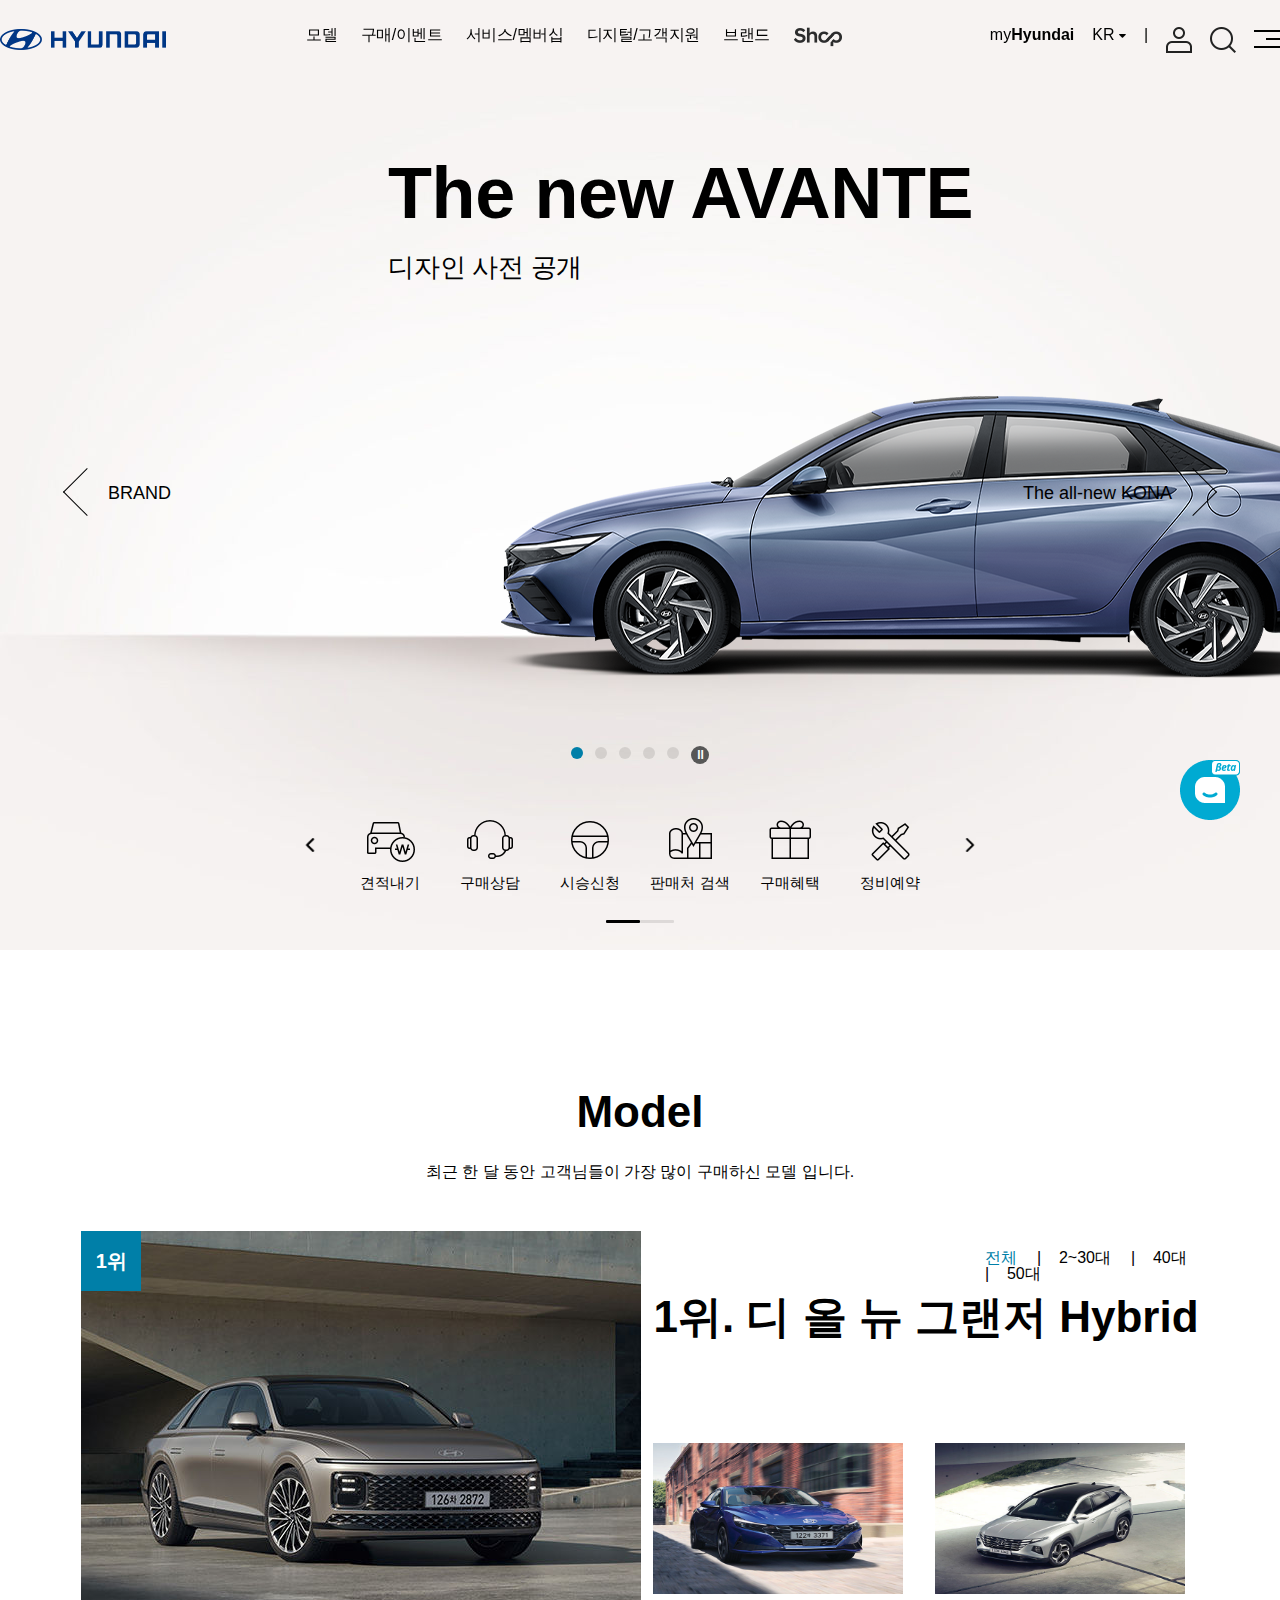
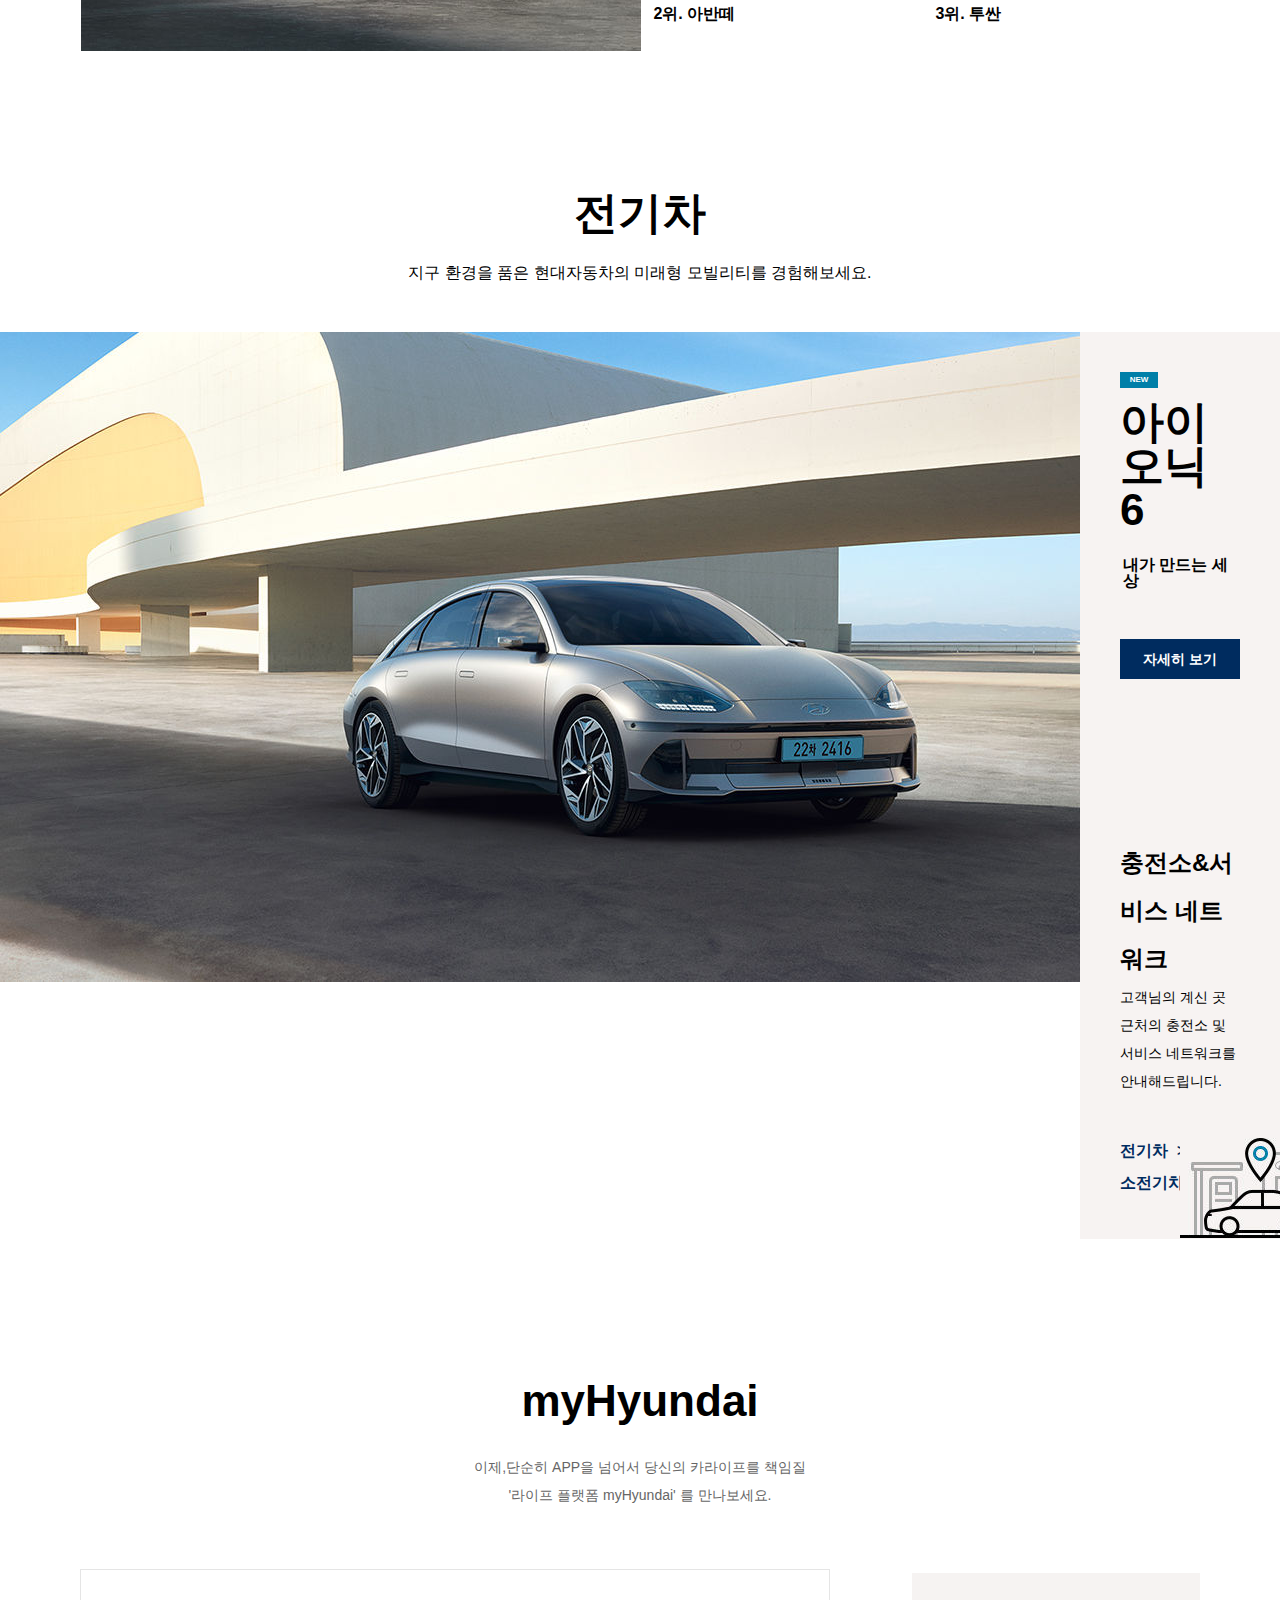
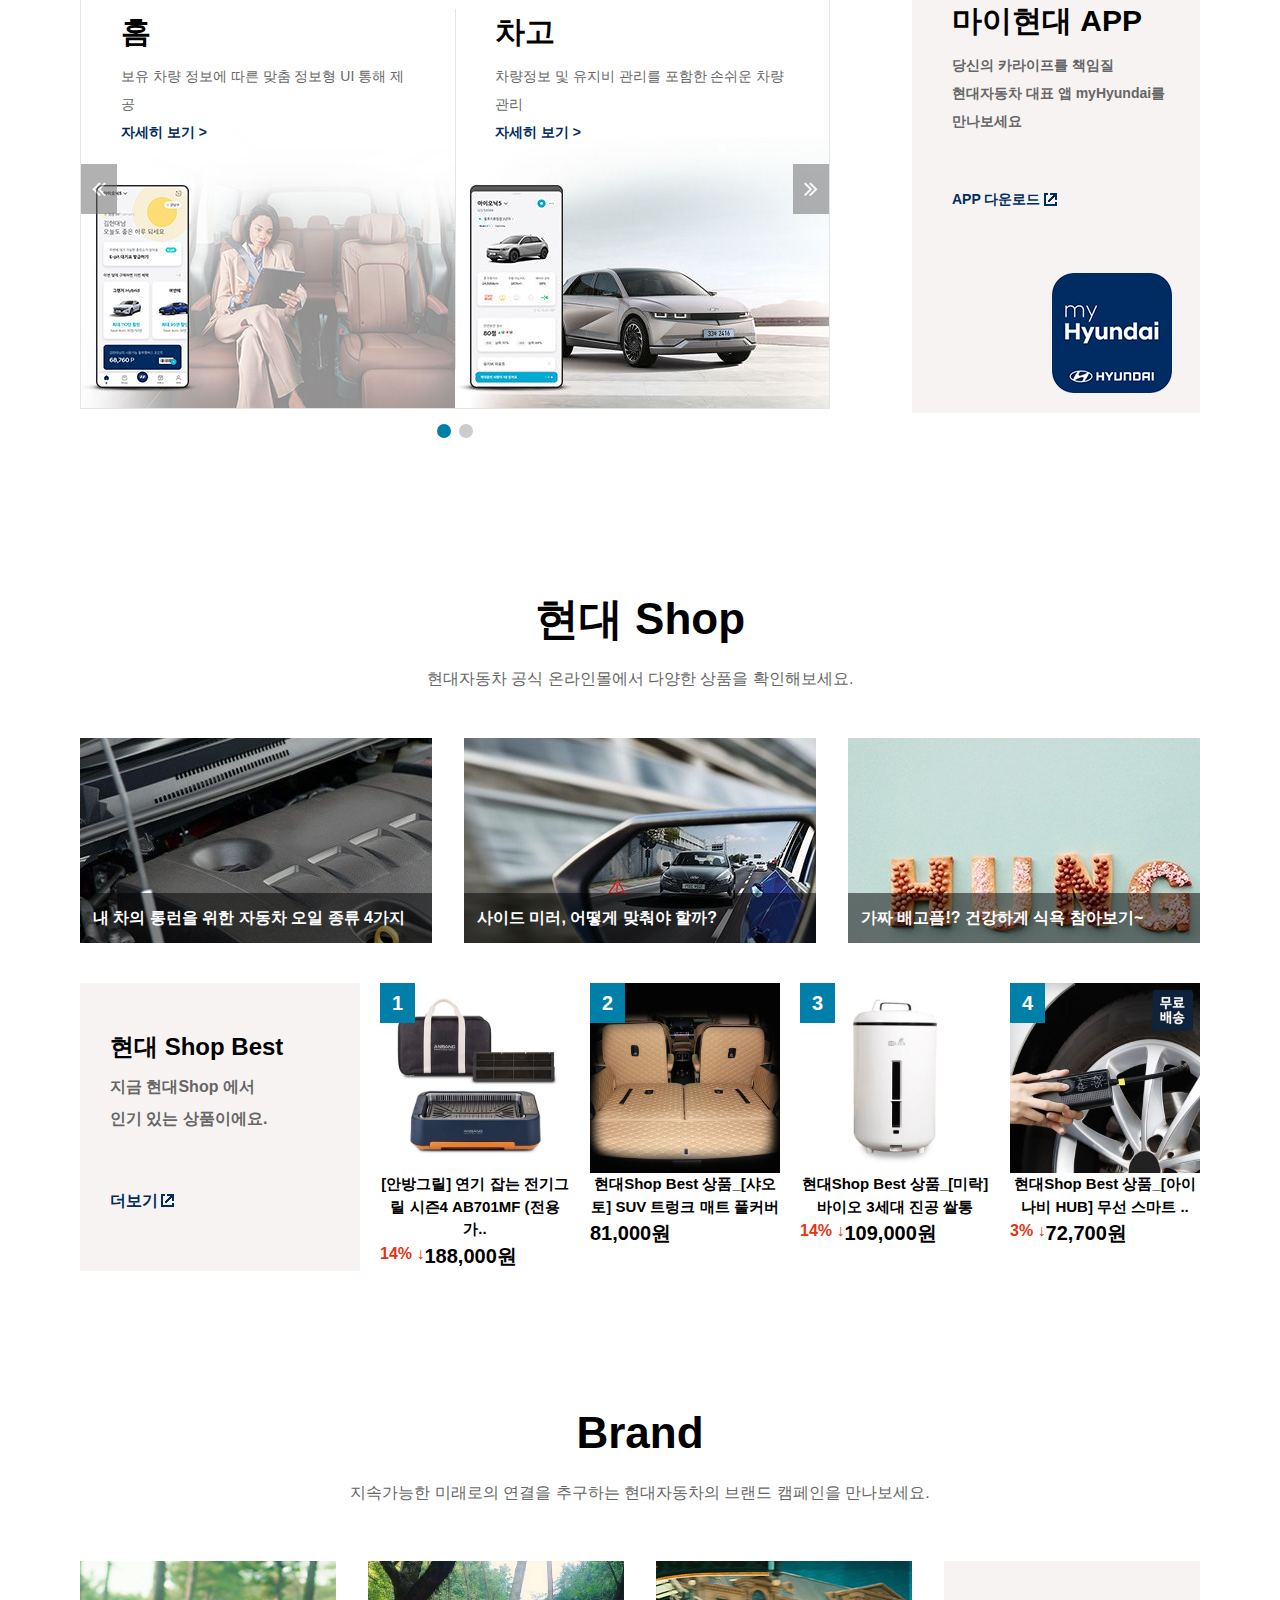
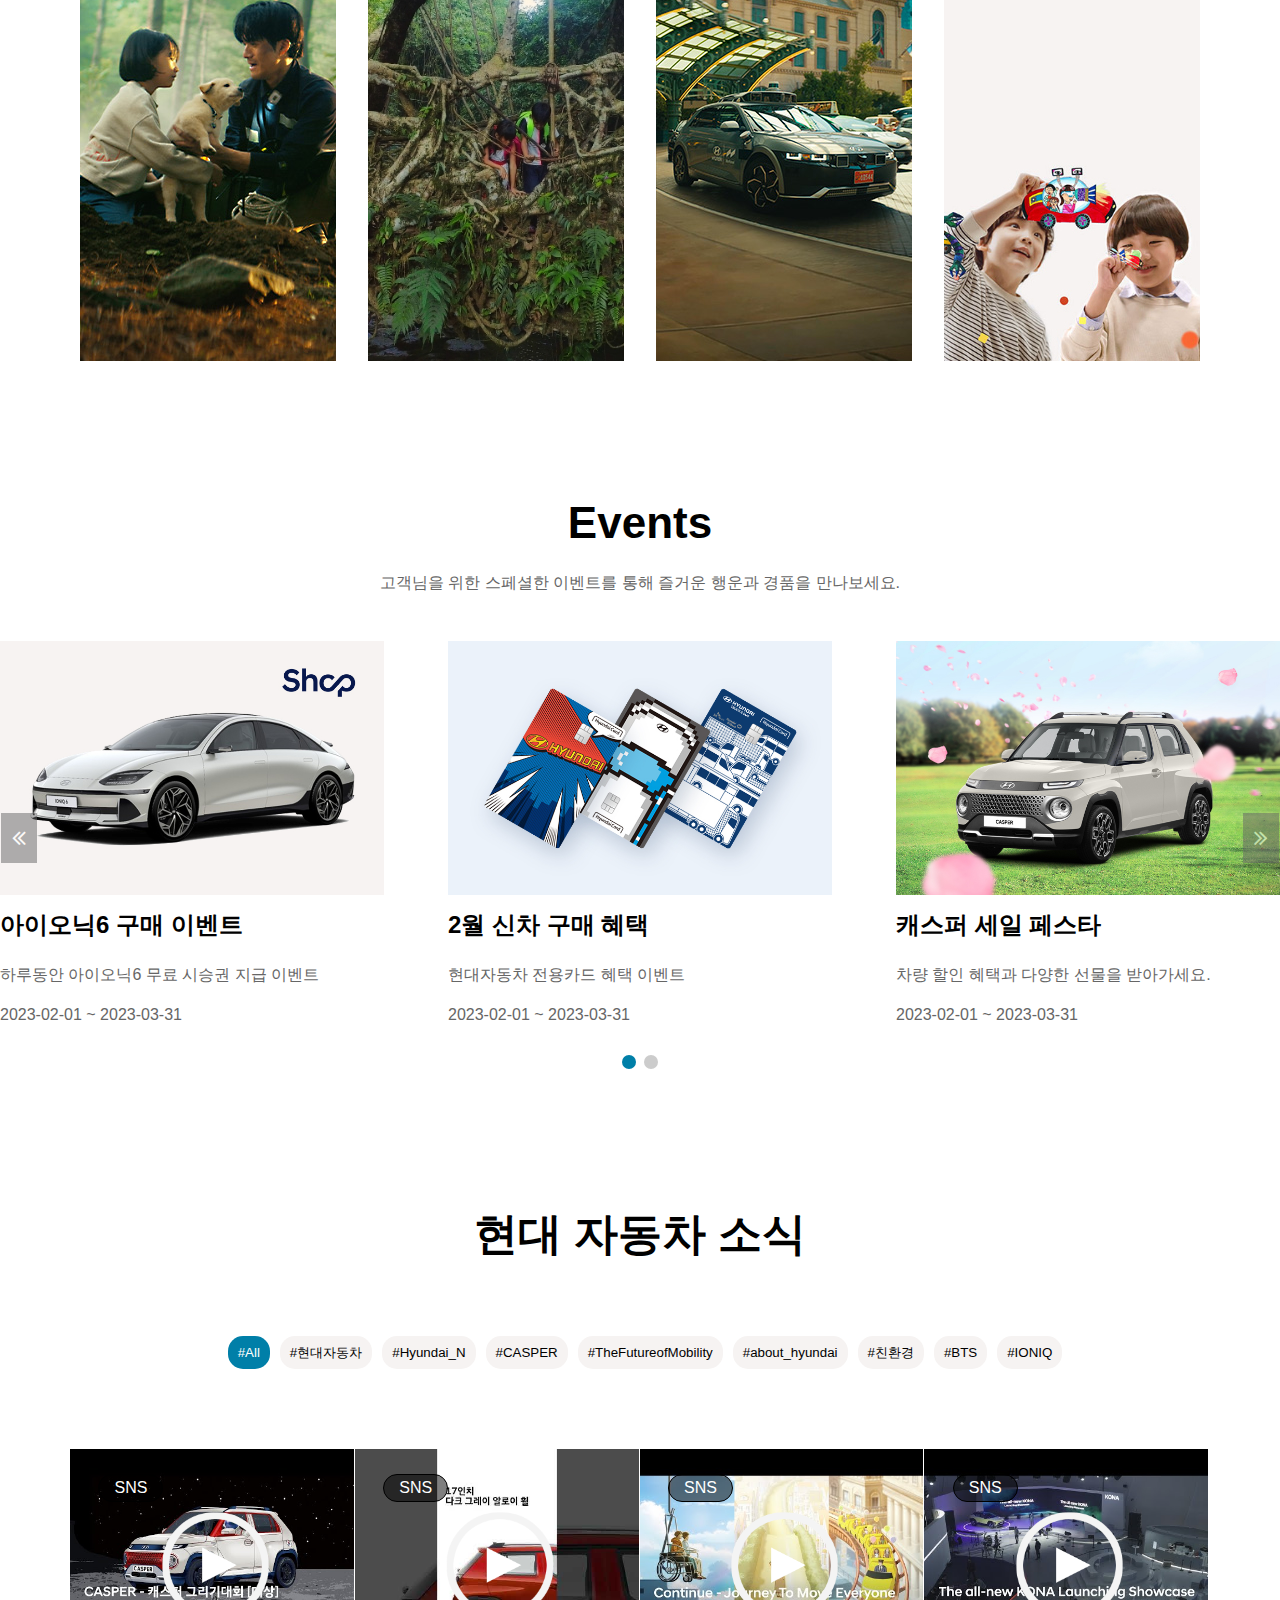
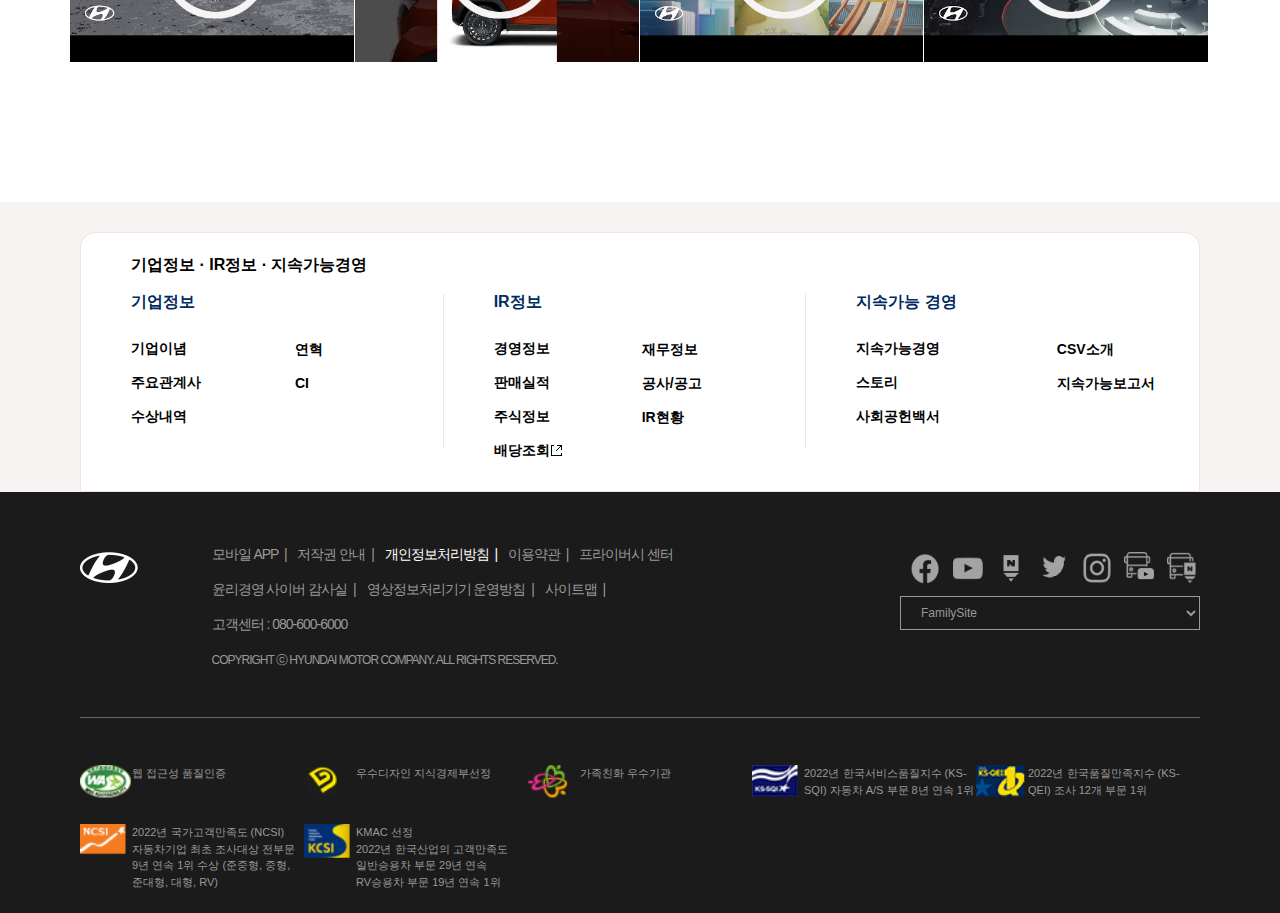
<file: teamHyundai/index.html>
<!DOCTYPE html>
<html lang="ko">
<head>
    <meta charset="UTF-8">
    <meta http-equiv="X-UA-Compatible" content="IE=edge">
    <meta name="viewport" content="width=device-width, initial-scale=1.0">
    <meta name="author" content="floatleft">
    <meta name="description" content="Portfolio">
    <title>현대자동차 - 현대닷컴 | 대한민국 대표 자동차회사 Hyundai.com</title>
    <link rel="stylesheet" href="https://cdnjs.cloudflare.com/ajax/libs/font-awesome/5.15.3/css/all.min.css">
    <link rel="stylesheet" href="https://maxcdn.bootstrapcdn.com/font-awesome/4.7.0/css/font-awesome.min.css">
    <link rel="shortcut icon" href="./images/favicon/favicon32.png">
    <link rel="apple-touch-icon=precomposed" href="./images/favicon/favicon180.png">
    <link rel="stylesheet" href="./css/reset.css">
    <link rel="stylesheet" href="./css/font.css">
    <!-- 페이지 CSS -->
    <link rel="stylesheet" href="./css/main_header.css">
    <link rel="stylesheet" href="./css/main.css">
    <link rel="stylesheet" href="./css/footer.css">

    <!-- JS 플러그인 파일 -->
    <script src="./js/jquery-1.12.4.min.js"></script>
    <script src="./js/jquery-3.3.1.min.js"></script>
    <script src="./js/jquery-3.4.1.min.js"></script>
    <script src="./js/prefixfree.min.js"></script>
    <!-- 페이지 JS -->
    <script src="./js/jquery.scrollTo.min.js"></script>
</head>
<body>
    <header>
    </header>
    <div id="curtain"></div>
    <article class="main_slider">
    </article>
    <article class="mainModel w1400">
    </article>
    <article class="electronicCar w1640">
    </article>
    <article class="myHyundai w1400">
    </article>
    <article class="hyundaiShop w1400">
    </article>
    <article class="brand w1400">
    </article>
    <article class="event w1640">
    </article>
    <article class="hyundai_news w1400">
    </article>
    <aside class="sub_aside">
    </aside>
    <aside class="chatbot"><img src="./images/slideimg/icon-chat-pc.png" alt="챗봇"></aside>
    <footer class="footer">
    </footer>
<script src="./js/main.js"></script>
<script src="./js/include.js"></script>
<script>
    $('body').append("<div class='alert'>죄송합니다. 해당 페이지는 준비중 입니다.</div>");
    $('.chatbot').click(function(){
        $('.alert').fadeIn()
        $('#curtain').fadeIn()
        setTimeout(function(){
            $('.alert').stop().fadeOut()
            $('#curtain').stop().fadeOut()
        },1000)
    });
</script>
</body>
</html>
</file>
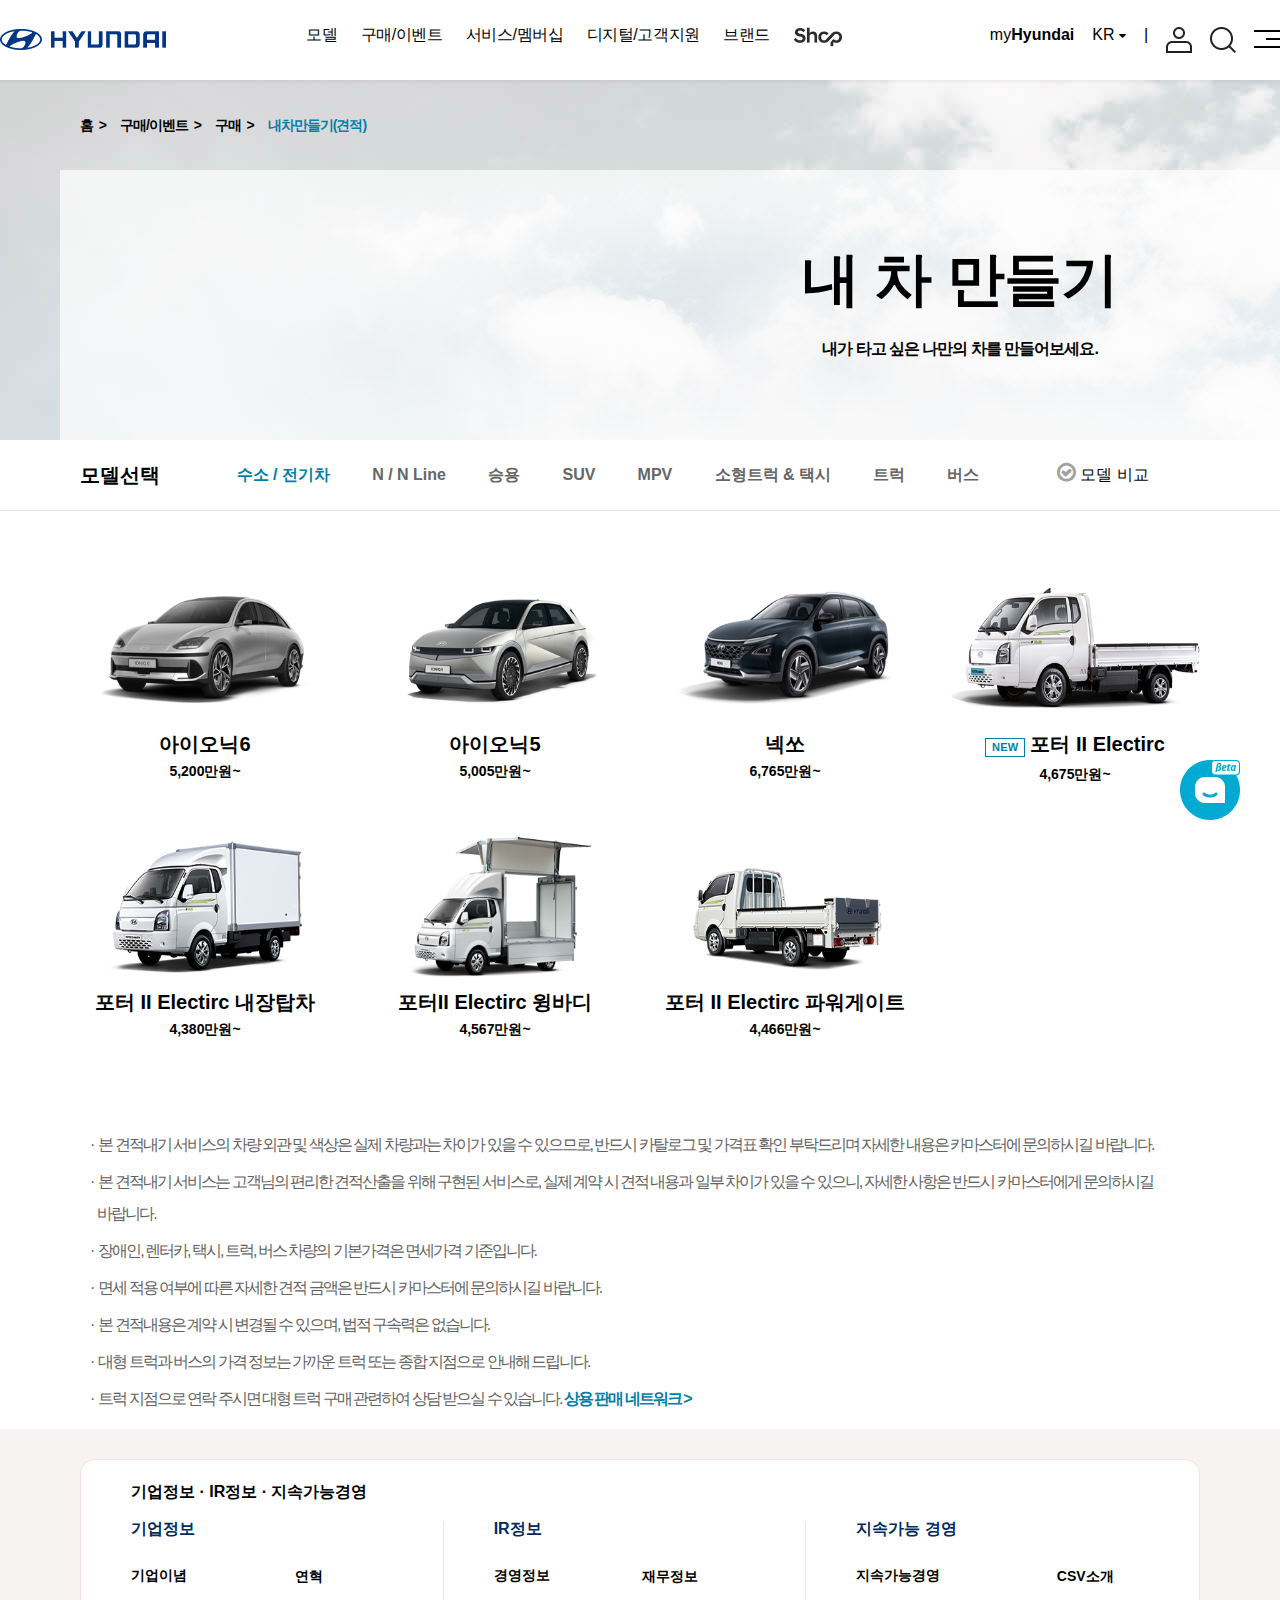
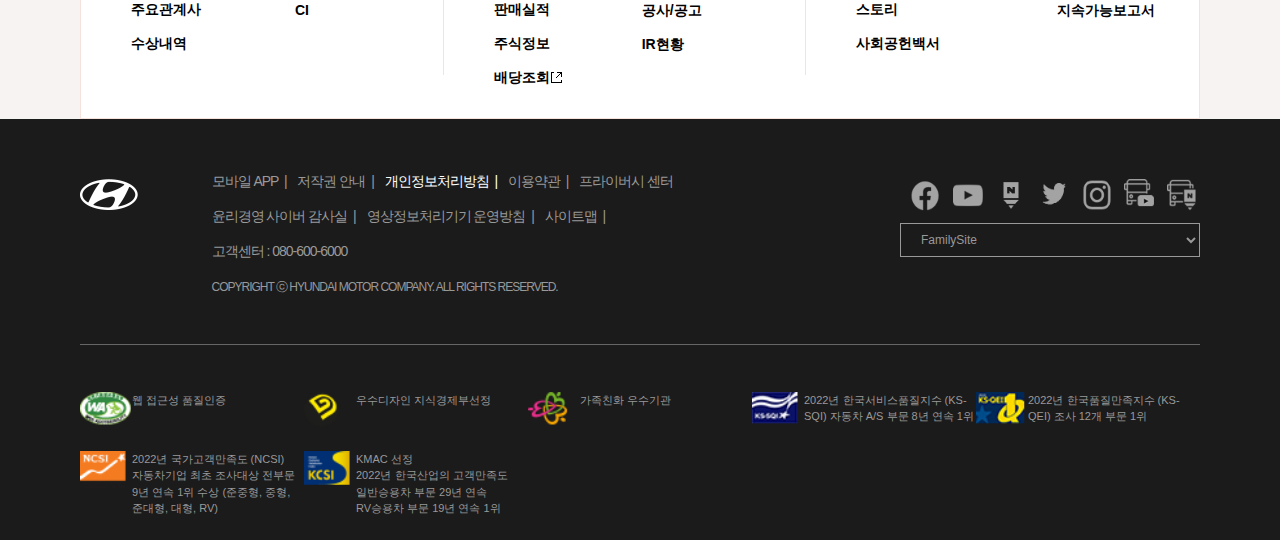
<file: teamHyundai/sub/index.html>
<!DOCTYPE html>
<html lang="ko">
<head>
    <meta charset="UTF-8">
    <meta http-equiv="X-UA-Compatible" content="IE=edge">
    <meta name="viewport" content="width=device-width, initial-scale=1.0">
    <title>내 차 만들기 | 현대자동차 - 현대닷컴 | 대한민국 대표 자동차회사 </title>
    <link rel="stylesheet" href="https://cdnjs.cloudflare.com/ajax/libs/font-awesome/5.15.3/css/all.min.css">
    <link rel="stylesheet" href="https://maxcdn.bootstrapcdn.com/font-awesome/4.7.0/css/font-awesome.min.css">
    <link rel="shortcut icon" href="../images/favicon/favicon32.png">
    <link rel="stylesheet" href="./css/reset.css">
    <link rel="stylesheet" href="./css/font.css">
    <!-- 페이지CSS -->
    <link rel="stylesheet" href="./css/sub_header.css">
    <link rel="stylesheet" href="./css/sub.css">
    <link rel="stylesheet" href="../css/footer.css">
    <!-- 박스 슬라이더 CSS -->

    <!-- 1. 제이쿼리 코어파일 -->
    <script src="./js/jquery-1.12.4.min.js"></script>
    <script src="./js/jquery-3.3.1.min.js"></script>
    <script src="./js/jquery-3.4.1.min.js"></script>
    <script src="./js/prefixfree.min.js"></script>
    <!-- 2. 제이쿼리 CDN 방식이용 -->
    <script src="http://code.jquery.com/jquery-1.12.4.min.js"></script>
    <script src="http://code.jquery.com/jquery-3.3.1.min.js"></script>
    <!-- 박스 슬라이더 JS -->
</head>
<body>
    <div id="wrap">
        <!-- 서브 헤더 부분 -->
        <div id="curtain"></div>
        <header>
        </header>
        <!-- 서브 헤더 부분 -->
        <aside class="chatbot"><img src="../images/slideimg/icon-chat-pc.png" alt="챗봇"></aside>
        <!-- Article 이미지 -->
        <article class="visual_wrap cloud"> 
            <nav class="sw">
                <ul>
                    <li><a href="#">홈&nbsp;&nbsp;</a></li>
                    <li><a href="#">구매/이벤트&nbsp;&nbsp;</a></li>
                    <li><a href="#">구매&nbsp;&nbsp;</a></li>
                    <li><a href="#">내차만들기(견적)</a></li>
                </ul>
            </nav>
            <!-- HEADER 비쥬얼 헤드 -->
            <div class="visual_head">
                <h1>내 차 만들기</h1>
                <p>내가 타고 싶은 나만의 차를 만들어보세요.</p>
            </div>
            <!-- /HEADER 비쥬얼 헤드 -->
        </article>
        <!-- Article visual 이미지 -->
        <!-- SECTION GNB -->
        <section class="sub_gnb sw">
            <h3>모델선택</h3>
            <nav>
                <ul class="sub_tab">
                    <li class="sub_effect"><a onclick="tab_menu(0)">수소 / 전기차</a></li>
                    <li><a onclick="tab_menu(1)">N / N Line</a></li>
                    <li><a onclick="tab_menu(2)">승용</a></li>
                    <li><a onclick="tab_menu(3)">SUV</a></li>
                    <li><a onclick="tab_menu(4)">MPV</a></li>
                    <li><a onclick="tab_menu(5)">소형트럭 & 택시</a></li>
                    <li><a onclick="tab_menu(6)">트럭</a></li>
                    <li><a onclick="tab_menu(7)">버스</a></li>
                </ul>
            </nav>        
            <!-- 버튼  -->
            <div class="sub_button">
                <i class="fa fa-check-circle-o" aria-hidden="true"></i>
                모델 비교
            </div>
            <!-- 버튼  -->
            <!-- 모델비교 -->
            <div class="contents_compare">
                <button class="closeBtn">
                    <div class="x">
                        <div class="leftLine"></div>
                        <div></div>
                        <div class="rightLine"></div>
                    </div>
                </button>
                <div class="compare_body cf">
                    <div class="compare_txt">
                        <h2><span>비교함</span> <br>
                        <span>최대 4개까지 비교 가능합니다!</span></h2>
                        <button>비교하기</button>
                    </div>
                    <div class="compare_box">
                        <ul>
                            <li>
                                <h4><span>+</span></h4>
                                <p>비교할 모델을 추가해주세요.</p>
                            </li>
                            <li>
                                <h4><span>+</span></h4>
                                <p>비교할 모델을 추가해주세요.</p>
                            </li>
                            <li>
                                <h4><span>+</span></h4>
                                <p>비교할 모델을 추가해주세요.</p>
                            </li>
                            <li>
                                <h4><span>+</span></h4>
                                <p>비교할 모델을 추가해주세요.</p>
                            </li>
                        </ul>
                    </div>
                </div>
            </div>
            <!-- /모델비교 -->



        </section>
        <!-- SECTION GNB -->
        <!-- 라인 -->
        <div class="line"></div>
        <!-- 라인 -->
        </article>
    <!-- Submain -->
    <main role="main" class="sw">
        <!-- 수소/전기차 -->
        <div class="sub_flex_box cf">
            <!-- Box1 -->
            <div class="sub_flex_box1 no_ml">
                <a href="#" class="ready">
                <img src="./images/ioniq6.png" alt="아이오닉6이미지">
                <h2>아이오닉6</h2>
                <p>5,200만원~</p>
                </a>
            </div>
            <!-- /Box1 -->
            <!-- Box2 -->
            <div class="sub_flex_box2">
                <a href="../contents/contents.html"><img src="./images/ioniq5.png" alt="아이오닉5이미지">
                <h2>아이오닉5</h2>
                <p>5,005만원~</p>
                </a>
            </div>
            <!-- /Box2 -->
            
            <!-- Box3 -->
            <div class="sub_flex_box3">
                <a href="#" class="ready">
                <img src="./images/nexo.png" alt="넥쏘이미지">
                <h2>넥쏘</h2>
                <p>6,765만원~</p>
                </a>
            </div>
            <!-- /Box3 -->

            <!-- Box4 -->
            <div class="sub_flex_box4">
                <a href="#" class="ready">
                <img src="./images/porter2-electric.png" alt="포터IIElectirc이미지">
                <h2><i class="sub_new">NEW</i>포터 II Electirc</h2>
                <p>4,675만원~</p>
                </a>
            </div>
            <!-- /Box4 -->

            <!-- Box5 -->
            <div class="sub_flex_box5 no_ml">
                <a href="#" class="ready">
                <img src="./images/porter2-electric-built-in-truck.png" alt="포터IIElectirc내장탑차이미지">
                <h2>포터 II Electirc 내장탑차</h2>
                <p>4,380만원~</p>
                </a>
            </div>
            <!-- /Box5 -->

            <!-- Box6 -->
            <div class="sub_flex_box6">
                <a href="#" class="ready">
                <img src="./images/porter2-electric-wingbody.png" alt="포터IIElectirc윙바디이미지">
                <h2>포터II Electirc 윙바디</h2>
                <p>4,567만원~</p>
                </a>
            </div>
            <!-- /Box6 -->

            <!-- Box7 -->
            <div class="sub_flex_box7">
                <a href="#" class="ready">
                <img src="./images/porter2-electric-powergate-truck.png" alt="포터IIElectirc파워게이트이미지">
                <h2>포터 II Electirc 파워게이트</h2>
                <p>4,466만원~</p>
                </a>
            </div>
            <!-- /Box7 -->
        </div>
        <!-- N/N -->
        <div class="sub_flex_box cf">
            <!-- Box1 -->
            <div class="sub_flex_box1 no_ml">
                <a href="#" class="ready">
                <img src="./sub_gnb_images/n_nline/avante-n-45side.png" alt="아반떼 N이미지">
                <h2>아반떼 N</h2>
                <p>3,212만원~</p>
                </a>
            </div>
            <!-- /Box1 -->

            <!-- Box2 -->
            <div class="sub_flex_box2">
                <a href="#" class="ready">
                <img src="./sub_gnb_images/n_nline/avante-n-line-22my-45side.png" alt="아반떼 N Line이미지">
                <h2>아반떼 N Line</h2>
                <p>2,318만원~</p>
                </a>
            </div>
            <!-- /Box2 -->
            
            <!-- Box3 -->
            <div class="sub_flex_box3">
                <a href="#" class="ready">
                <img src="./sub_gnb_images/n_nline/sonata-n-line-23my-45side.png" alt="쏘나타 N Line이미지">
                <h2>쏘나타 N Line</h2>
                <p>3,633만원~</p>
                </a>
            </div>
            <!-- /Box3 -->

            <!-- Box4 -->
            <div class="sub_flex_box4">
                <a href="#" class="ready">
                <img src="./sub_gnb_images/n_nline/tucson-n-line-23my-45side.png" alt="투싼 N Line이미지">
                <h2>투싼 N Line</h2>
                <p>3,083만원~</p>
                </a>
            </div>
            <!-- /Box4 -->

            <!-- Box5 -->
            <div class="sub_flex_box5 no_ml">
                <a href="#" class="ready">
                <img src="./sub_gnb_images/n_nline/tucson-n-line-hybrid-23my-45side.png" alt="투싼 N Line Hybrid이미지">
                <h2>투싼 N Line Hybrid</h2>
                <p>3,474만원~</p>
                </a>
            </div>
            <!-- /Box5 -->
        </div>
        <!-- 승용 -->
        <div class="sub_flex_box cf">
            <!-- Box1 -->
            <div class="sub_flex_box1 no_ml">
                <a href="#" class="ready">
                <img src="./sub_gnb_images/sedan/the-all-new-grandeur-45side.png" alt="디 올 뉴 그랜저이미지">
                <h2><i class="sub_new">NEW</i>디 올 뉴 그랜저</h2>
                <p>3,716만원~</p>
                </a>
            </div>
            <!-- /Box1 -->

            <!-- Box2 -->
            <div class="sub_flex_box2">
                <a href="#" class="ready">
                <img src="./sub_gnb_images/sedan/the-all-new-grandeur-hybrid-45side.png" alt="디 올 뉴 그랜저 Hybrid이미지">
                <h2><i class="sub_new">NEW</i>디 올 뉴 그랜저 Hybrid</h2>
                <p>4,233만원~</p>
                </a>
            </div>
            <!-- /Box2 -->
            
            <!-- Box3 -->
            <div class="sub_flex_box3">
                <a href="#" class="ready">
                <img src="./sub_gnb_images/sedan/avante-22my-45side.png" alt="아반떼이미지">
                <h2>아반떼</h2>
                <p>1,866만원~</p>
                </a>
            </div>
            <!-- /Box3 -->

            <!-- Box4 -->
            <div class="sub_flex_box4">
                <a href="#" class="ready">
                <img src="./sub_gnb_images/sedan/avante-hybrid-22my-45side.png" alt="아반떼 Hybrid이미지">
                <h2>아반떼 Hybrid</h2>
                <p>2,346만원~</p>
                </a>
            </div>
            <!-- /Box4 -->

            <!-- Box5 -->
            <div class="sub_flex_box5 no_ml">
                <a href="#" class="ready">
                <img src="./sub_gnb_images/sedan/sonata-23my-45side.png" alt="쏘나타이미지">
                <h2>쏘나타</h2>
                <p>2,592만원~</p>
                </a>
            </div>
            <!-- /Box5 -->

            <!-- Box6 -->
            <div class="sub_flex_box6">
                <a href="#" class="ready">
                <img src="./sub_gnb_images/sedan/sonata-hybrid-23my-45side.png" alt="쏘나타 Hybrid이미지">
                <h2>쏘나타 Hybrid</h2>
                <p>2,946만원~</p>
                </a>
            </div>
            <!-- /Box6 -->
        </div>
        <!-- SUV -->
        <div class="sub_flex_box cf">
            <!-- Box1 -->
            <div class="sub_flex_box1 no_ml">
                <a href="#" class="ready">
                <img src="sub_gnb_images/suv/the-all-new-kona-45side.png" alt="디 올 뉴 코나이미지">
                <h2><i class="sub_new">NEW</i>디 올 뉴 코나</h2>
                <p>2,468만원~</p>
                </a>

            </div>
            <!-- /Box1 -->

            <!-- Box2 -->
            <div class="sub_flex_box2">
                <a href="#" class="ready">
                <img src="sub_gnb_images/suv/the-all-new-kona-hybrid-45side.png" alt="디 올 뉴 코나 Hybrid이미지">
                <h2><i class="sub_new">NEW</i>디 올 뉴 코나 Hybrid</h2>
                <p>3,119만원~</p>
                </a>
            </div>
            <!-- /Box2 -->
            
            <!-- Box3 -->
            <div class="sub_flex_box3">
                <a href="#" class="ready">
                <img src="sub_gnb_images/suv/venue-23my-45side (1).png" alt="베뉴이미지">
                <h2>베뉴</h2>
                <p>2,130만원~</p>
                </a>
            </div>
            <!-- /Box3 -->

            <!-- Box4 -->
            <div class="sub_flex_box4">
                <a href="#" class="ready">
                <img src="sub_gnb_images/suv/tucson-23my-45side.png" alt="투싼이미지">
                <h2>투싼</h2>
                <p>2,584만원~</p>
                </a>
            </div>
            <!-- /Box4 -->

            <!-- Box5 -->
            <div class="sub_flex_box5 no_ml">
                <a href="#" class="ready">
                <img src="sub_gnb_images/suv/tucson-hybrid-23my-45side.png" alt="투싼 Hybrid이미지">
                <h2>투싼 Hybrid</h2>
                <p>3,009만원~</p>
                </a>
            </div>
            <!-- /Box5 -->

            <!-- Box6 -->
            <div class="sub_flex_box6">
                <a href="#" class="ready">
                <img src="sub_gnb_images/suv/santafe-23my-45side.png" alt="싼타페이미지">
                <h2>싼타페</h2>
                <p>3,252만원~</p>
                </a>
            </div>
            <!-- /Box6 -->

            <!-- Box7 -->
            <div class="sub_flex_box7">
                <a href="#" class="ready">
                <img src="sub_gnb_images/suv/santafe-hybrid-45side.png" alt="싼타페 Hybrid이미지">
                <h2>싼타페 Hybrid</h2>
                <p>3,539만원~</p>
                </a>
            </div>
            <!-- /Box7 -->
            <!-- Box8 -->
            <div class="sub_flex_box8">
                <a href="#" class="ready">
                <img src="sub_gnb_images/suv/palisade-22pe-45side.png" alt="팰리세이드이미지">
                <h2>팰리세이드</h2>
                <p>3,867만원~</p>
                </a>
            </div>
            <!-- /Box8 -->
        </div>
        <!-- MPV -->
        <div class="sub_flex_box cf">
            <!-- Box1 -->
            <div class="sub_flex_box1 no_ml">
                <a href="#" class="ready">
                <img src="./sub_gnb_images/MPV/staria-lounge-23my-45side.png" alt="스타리아 라운지이미지">
                <h2>스타리아 라운지</h2>
                <p>3,706만원~</p>
                </a>
            </div>
            <!-- /Box1 -->

            <!-- Box2 -->
            <div class="sub_flex_box2">
                <a href="#" class="ready">
                <img src="./sub_gnb_images/MPV/staria-23my-45side.png" alt="스타리아이미지">
                <h2>스타리아</h2>
                <p>2,596만원~</p>
                </a>
            </div>
            <!-- /Box2 -->
            
            <!-- Box3 -->
            <div class="sub_flex_box3">
                <a href="#" class="ready">
                <img src="./sub_gnb_images/MPV/staria-lounge-limousine-23my-45side.png" alt="스타리아 라운지 리무진이미지">
                <h2>스타리아 라운지 리무진</h2>
                <p>5,867만원~</p>
                </a>
            </div>
            <!-- /Box3 -->

            <!-- Box4 -->
            <div class="sub_flex_box4">
                <a href="#" class="ready">
                <img src="./sub_gnb_images/MPV/staria-wheelchair-23my-45side.png" alt="스타리아 휠체어이미지">
                <h2>스타리아 휠체어</h2>
                <p>4,223만원~</p>
                </a>
            </div>
            <!-- /Box4 -->

            <!-- Box5 -->
            <div class="sub_flex_box5 no_ml">
                <a href="#" class="ready">
                <img src="./sub_gnb_images/MPV/staria-lounge-camper-23my-45side.png" alt="스타리아 라운지 캠퍼이미지">
                <h2>스타리아 라운지 캠퍼</h2>
                <p>5,088만원~</p>
                </a>
            </div>
            <!-- /Box5 -->

            <!-- Box6 -->
            <div class="sub_flex_box6">
                <a href="#" class="ready">
                <img src="./sub_gnb_images/MPV/staria-kinder-23my-45side.png" alt="스타리아 킨더이미지">
                <h2>스타리아 킨더</h2>
                <p>3,572만원~</p>
                </a>
            </div>
            <!-- /Box6 -->

            <!-- Box7 -->
            <div class="sub_flex_box7">
                <a href="#" class="ready">
                <img src="./sub_gnb_images/MPV/porter2-porest-23my-45side.png" alt="포터 II 포레스트이미지">
                <h2><i class="sub_new">NEW</i>포터 II 포레스트</h2>
                <p>7,148만원~</p>
                </a>
            </div>
            <!-- /Box7 -->
        </div>
        <!-- 소형트럭 -->
        <div class="sub_flex_box cf">
            <!-- Box1 -->
            <div class="sub_flex_box1 no_ml">
                <a href="#" class="ready">
                <img src="./sub_gnb_images/smallTruck&texi/the-all-new-grandeur-taxi-45side.png" alt="디 올 뉴 그랜저 택시이미지">
                <h2><i class="sub_new">NEW</i>디 올 뉴 그랜저 택시</h2>
                <p>3,580만원~</p>
                </a>
            </div>
            <!-- /Box1 -->

            <!-- Box2 -->
            <div class="sub_flex_box2">
                <a href="#" class="ready">
                <img src="./sub_gnb_images/smallTruck&texi/sonata-taxi-23my-45side.png" alt="쏘나타 택시이미지">
                <h2>쏘나타 택시</h2>
                <p>2,065만원~</p>
                </a>
            </div>
            <!-- /Box2 -->
            
            <!-- Box3 -->
            <div class="sub_flex_box3">
                <a href="#" class="ready">
                <img src="./sub_gnb_images/smallTruck&texi/staria-lounge-mobility-23my-45side.png" alt="스타리아 라운지 모빌리티이미지">
                <h2>스타리아 라운지 모빌리티</h2>
                <p>3,945만원~</p>
                </a>
            </div>
            <!-- /Box3 -->

            <!-- Box4 -->
            <div class="sub_flex_box4">
                <a href="#" class="ready">
                <img src="./sub_gnb_images/smallTruck&texi/porter2-23my-45side.png" alt="포터 II이미지">
                <h2><i class="sub_new">NEW</i>포터 II</h2>
                <p>1,854만원~</p>
                </a>
            </div>
            <!-- /Box4 -->

            <!-- Box5 -->
            <div class="sub_flex_box5 no_ml">
                <a href="#" class="ready">
                <img src="./sub_gnb_images/smallTruck&texi/porter2-built-in-truck-23my-45side.png" alt="포터 II 내장탑차이미지">
                <h2>포터 II 내장탑차</h2>
                <p>1,922만원~</p>
                </a>
            </div>
            <!-- /Box5 -->

            <!-- Box6 -->
            <div class="sub_flex_box6">
                <a href="#" class="ready">
                <img src="./sub_gnb_images/smallTruck&texi/porter2-freezer-truck-23my-45side.png" alt="포터 II 냉동탑차이미지">
                <h2>포터 II 냉동탑차</h2>
                <p>2,311만원~</p>
                </a>
            </div>
            <!-- /Box6 -->

            <!-- Box7 -->
            <div class="sub_flex_box7">
                <a href="#" class="ready">
                <img src="./sub_gnb_images/smallTruck&texi/porter2-refrigerator-truck-23my-45side.png" alt="포터 II 냉장탑차이미지">
                <h2>포터 II 냉장탑차</h2>
                <p>2,297만원~</p>
                </a>
            </div>
            <!-- /Box7 -->
            <!-- Box8 -->
            <div class="sub_flex_box8">
                <a href="#" class="ready">
                <img src="./sub_gnb_images/smallTruck&texi/porter2-wingbody-23my-45side.png" alt="포터 II 윙바디이미지">
                <h2>포터 II 윙바디</h2>
                <p>2,102만원~</p>
                </a>
            </div>
            <!-- /Box8 -->
            <!-- Box9 -->
            <div class="sub_flex_box9 no_ml">
                <a href="#" class="ready">
                <img src="./sub_gnb_images/smallTruck&texi/porter2-multi-purpose-23my-45side.png" alt="포터 II 다용도탑차이미지">
                <h2>포터 II 다용도탑차</h2>
                <p>2,125만원~</p>
                </a>
            </div>
            <!-- /Box9 -->
            <!-- Box10 -->
            <div class="sub_flex_box10">
                <a href="#" class="ready">
                <img src="./sub_gnb_images/smallTruck&texi/porter2-city-van-23my-45side.png" alt="포터 II 시티밴이미지">
                <h2>포터 II 시티밴</h2>
                <p>4,466만원~</p>
                </a>
            </div>
            <!-- /Box10 -->
            <!-- Box11 -->
            <div class="sub_flex_box11">
                <a href="#" class="ready">
                <img src="./sub_gnb_images/smallTruck&texi/porter2-powergate-truck-23my-45side -.png" alt="포터 II Electirc 파워게이트이미지">
                <h2>포터 II Electirc 파워게이트</h2>
                <p>4,466만원~</p>
                </a>
            </div>
            <!-- /Box11 -->
            <!-- Box12 -->
            <div class="sub_flex_box12">
                <a href="#" class="ready">
                <img src="./sub_gnb_images/smallTruck&texi/porter2-transpowergate-truck-23my-45side.png" alt="트랜스파워게이트이미지">
                <h2>트랜스파워게이트</h2>
                <p>4,466만원~</p>
                </a>
            </div>
            <!-- /Box12 -->
            <!-- Box13 -->
            <div class="sub_flex_box13 no_ml">
                <a href="#" class="ready">
                <img src="./sub_gnb_images/smallTruck&texi/porter2-live-fish-carrier-23my-45side.png" alt="포터 II 활어운반차이미지">
                <h2>포터 II 활어운반차</h2>
                <p>4,466만원~</p>
                </a>
            </div>
            <!-- /Box13 -->
            <!-- Box14 -->
            <div class="sub_flex_box14">
                <a href="#" class="ready">
                <img src="./sub_gnb_images/smallTruck&texi/porter2-mobile-refueling-vehicle-23my-45side.png" alt="포터 II 이동주유차이미지">
                <h2>포터 II 이동주유차</h2>
                <p>4,466만원~</p>
                </a>
            </div>
            <!-- /Box14 -->
            <!-- Box15 -->
            <div class="sub_flex_box15">
                \<a href="#" class="ready">
                <img src="./sub_gnb_images/smallTruck&texi/porter2-dump-truck-23my-45side.png" alt="포터 II 덤프이미지">
                <h2>포터 II 덤프</h2>
                <p>4,466만원~</p>
                </a>
            </div>
            <!-- /Box15 -->
        </div>
        <!-- 트럭 -->
        <div class="sub_flex_box cf">
            <!-- Box1 -->
            <div class="sub_flex_box1 no_ml">
                <a href="#" class="ready">
                <img src="./sub_gnb_images/truck/mighty-45side.png" alt="마이티이미지">
                <h2>마이티</h2>
                </a>
            </div>
            <!-- /Box1 -->

            <!-- Box2 -->
            <div class="sub_flex_box2">
                <a href="#" class="ready">
                <img src="./sub_gnb_images/truck/mighty-narrow-cab-45side.png" alt="마이티 내로우 캡이미지">
                <h2>마이티 내로우 캡</h2>
                </a>
            </div>
            <!-- /Box2 -->
            
            <!-- Box3 -->
            <div class="sub_flex_box3">
                <a href="#" class="ready">
                <img src="./sub_gnb_images/truck/pavise-45side.png" alt="파비스이미지">
                <h2>파비스</h2>
                </a>
            </div>
            <!-- /Box3 -->
        </div>
        <!-- 버스 -->
        <div class="sub_flex_box cf">
            <!-- Box1 -->
            <div class="sub_flex_box1 no_ml">
                <a href="#" class="ready">
                <img src="./sub_gnb_images/truck/solati-45side.png" alt="쏠라티이미지">
                <h2>쏠라티</h2>
                </a>
            </div>
            <!-- /Box1 -->

            <!-- Box2 -->
            <div class="sub_flex_box2">
                <a href="#" class="ready">
                <img src="./sub_gnb_images/truck/county-45side.png" alt="카운티이미지">
                <h2>카운티</h2>
                </a>
            </div>
            <!-- /Box2 -->
            
            <!-- Box3 -->
            <div class="sub_flex_box3">
                <a href="#" class="ready">
                <img src="./sub_gnb_images/truck/aero-town-45side.png" alt="에어로타운이미지">
                <h2>에어로타운</h2>
                </a>                    
            </div>
            <!-- /Box3 -->

            <!-- Box4 -->
            <div class="sub_flex_box4">
                <a href="#" class="ready">
                <img src="./sub_gnb_images/truck/green-city-45side.png" alt="그린시티이미지">
                <h2>그린시티</h2>
                </a>                    
            </div>
            <!-- /Box4 -->

            <!-- Box5 -->
            <div class="sub_flex_box5 no_ml">
                <a href="#" class="ready">
                <img src="./sub_gnb_images/truck/super-aero-city-45side.png" alt="슈퍼에어로시티이미지">
                <h2>슈퍼에어로시티</h2>
                </a>                    
            </div>
            <!-- /Box5 -->

            <!-- Box6 -->
            <div class="sub_flex_box6">
                <a href="#" class="ready">
                <img src="./sub_gnb_images/truck/400x214-uni-city.png" alt="유니시티이미지">
                <h2>유니시티</h2>
                </a>
            </div>
            <!-- /Box6 -->

            <!-- Box7 -->
            <div class="sub_flex_box7">
                <a href="#" class="ready">
                <img src="./sub_gnb_images/truck/universe-45side.png" alt="유니버스이미지">
                <h2>유니버스</h2>         
                </a>           
            </div>
            <!-- /Box7 -->
        </div>
        <!-- Sub Text -->
        <div class="sub_text_area sw">
            <p>
                &middot; &nbsp;본 견적내기 서비스의 차량 외관 및 색상은 실제 차량과는 차이가 있을 수 있으므로, 반드시 카탈로그 및 가격표 확인 부탁드리며 자세한 내용은 카마스터에 문의하시길 바랍니다.
            </p>
            <p>
                &middot; &nbsp;본 견적내기 서비스는 고객님의 편리한 견적산출을 위해 구현된 서비스로, 실제 계약 시 견적 내용과 일부 차이가 있을 수 있으니, 자세한 사항은 반드시 카마스터에게 문의하시길 <br>
                &nbsp;&nbsp;&nbsp;바랍니다. 
            </p>

            <p>
                &middot; &nbsp;장애인, 렌터카, 택시, 트럭, 버스 차량의 기본가격은 면세가격 기준입니다.
            </p>
            <p>
                &middot; &nbsp;면세 적용 여부에 따른 자세한 견적 금액은 반드시 카마스터에 문의하시길 바랍니다.    
            </p>
            <p>
                &middot; &nbsp;본 견적내용은 계약 시 변경될 수 있으며, 법적 구속력은 없습니다.
            </p>
            <p>
                &middot; &nbsp;대형 트럭과 버스의 가격 정보는 가까운 트럭 또는 종합 지점으로 안내해 드립니다.
            </p>
            <p>
                &middot; &nbsp;트럭 지점으로 연락 주시면 대형 트럭 구매 관련하여 상담 받으실 수 있습니다. <span>상용 판매 네트워크  &gt; </span>
            </p>
        </div>
        <!-- /Sub Text -->
    </main>
    <!-- /Submain -->
        <!-- Sub Aside -->
        <aside class="sub_aside">
        </aside>
        <!-- /Sub Aside -->
        <!-- FOOTER -->
        <footer class="footer">
            
        </footer>
        <!-- FOOTER -->
       


    </div>
    <script src="./js/sub.js"></script>
    <script>
        $("header").load("./include/header.html", function(){
            // 로딩 시 GNB메뉴 가리기
            $('.gnb_contents nav').hide();
            // GNB 메뉴 스크립트
            $('.gnb li').mouseenter(function () {
                $('header').css({ background: '#fff' });
                $('.select_lang').hide();
                $('.select_login').hide();
                $('.gnb_all_contents').css({ display: 'block' });
                $('#curtain').css({display:'block'});
                $('.util_lang span').html('<i class="fa fa-caret-down" aria-hidden="true"></i>')
                $('.search').css({display:'none'});
                const idx = $(this).index();
                $('.gnb li').removeClass("on");
                $(this).addClass("on");
                $('.gnb_list').hide();
                $('.gnb_list').eq(idx).show();
                $('.gnb_contents nav').hide();
                if (idx == 0) {
                    $('.gnb_contents nav').eq(idx).show();
                    $('.sub_contents_car ul').hide();
                    $('.sub_contents_car ul').eq(idx).show();
                } else {
                    $('.gnb_contents nav').eq(idx).show();
                }
            });
            // 마우스 리브 시 GNB 메뉴 가리기
            $('header').mouseleave(function () {
                $('.gnb_all_contents').css({ display: 'none' });
                $('#curtain').css({display:'none'});
                $('.select_login').hide();
                $('.select_lang').hide();
                $('.util_lang span').html('<i class="fa fa-caret-down" aria-hidden="true"></i>');
                $('.search').css({display:'none'});
            });
            // GNB메뉴 X버튼 스크립트
            $('.gnb_close_button').click(function(){
                $('.gnb_all_contents').css({ display: 'none' });
                $('#curtain').css({display:'none'});
            });
            // GNB 차량 콘텐츠 스크립트
            $('.list_car li').mouseenter(function () {
                const carNum = $(this).index();
                $('.list_car li').removeClass("select_default");
                if(carNum<8){
                    $(this).addClass("select_default");
                }
                $('.gnb_contents .sub_contents_car').show();
                $('.sub_contents_car ul').hide();
                $('.sub_contents_car ul').eq(carNum).show();
            });
            // 언어 메뉴 스크립트
            $('.select_lang').hide();
            $('.util_lang').mouseenter(function () {
                $('header').css({ background: '#fff' });
                $('.gnb_all_contents').css({ display: 'none' });
                $('#curtain').css({display:'none'});
                $('.select_login').hide();
                $('.util_lang span').html('<i class="fa fa-caret-up" aria-hidden="true"></i>');
                $('.select_lang').show();
                $('.search').css({display:'none'});
            });
            // 로그인 메뉴 스크립트
            $('.select_login').hide();
            $('.util_login').mouseenter(function () {
                $('header').css({ background: '#fff' });
                $('.gnb_all_contents').css({ display: 'none' });
                $('#curtain').css({display:'none'});
                $('.select_lang').hide();
                $('.util_lang span').html('<i class="fa fa-caret-down" aria-hidden="true"></i>');
                $('.select_login').show();
                $('.search').css({display:'none'});
            });
            // 스크롤 바 이동 시 스크립트
            $(window).on('scroll', function () {
                var scrT = $(this).scrollTop();
                if(scrT > 10){
                    $('header').css({ background: '#fff' });
                    $('header').css({ borderBottom: '1px solid #ddd' });
                }else{
                    $('header').css({ background: 'none' });
                    $('header').css({ borderBottom: 'none' });
                }
            });
            // 준비창 스크립트
            $('.gnb p,.search fieldset p,.genesistxt a,.caspertxt a,.sub_contents_service li,.sub_contents_digital li,.sub_contents_brand li,.gnb_event dt,.gnb_event dd,.sub_contents_car ul:nth-child(2),.sub_contents_car ul:nth-child(3),.sub_contents_car ul:nth-child(4),.sub_contents_car ul:nth-child(5),.sub_contents_car ul:nth-child(6),.sub_contents_car ul:nth-child(7),.sub_contents_car ul:nth-child(8),.sub_contents_car ul:nth-child(9),.sub_contents_buy ul:nth-child(1),.sub_contents_buy ul:nth-child(3),.sub_contents_buy ul:nth-child(4),.sub_contents_buy ul:nth-child(5),.sub_contents_buy ul:nth-child(6),.sub_contents_buy ul:nth-child(7),.sub_contents_car ul:nth-child(1) li:nth-child(1),.sub_contents_car ul:nth-child(1) li:nth-child(2) img,.sub_contents_car ul:nth-child(1) li:nth-child(2) span:nth-child(5),.sub_contents_car ul:nth-child(1) li:nth-child(3),.sub_contents_car ul:nth-child(1) li:nth-child(4),.sub_contents_car ul:nth-child(1) li:nth-child(5),.sub_contents_buy ul:nth-child(2) li:nth-child(2),.sub_contents_buy ul:nth-child(2) li:nth-child(3),.sub_contents_buy ul:nth-child(2) li:nth-child(4)').click(function(){
                $('.alert').fadeIn()
                setTimeout(function(){
                    $('.alert').stop().fadeOut()
                },1000)
            });
            $('.util_myH,.util_lang,.select_login li:nth-child(2),.menubar').click(function(e){
                e.preventDefault();
                $('.alert').fadeIn()
                $('#curtain').fadeIn()
                setTimeout(function(){
                    $('.alert').stop().fadeOut()
                    $('#curtain').stop().fadeOut()
                },1000)
            });
            // 검색창 스크립트
            $('.util_search').click(function(){
                $('.search').css({display:'flex'});
                $('#curtain').fadeIn()
                $('header').css({ background: '#fff' });
                $('.gnb_all_contents').css({ display: 'none' });
                $('.select_login').hide();
                $('.util_lang span').html('<i class="fa fa-caret-up" aria-hidden="true"></i>')
                $('.select_lang').hide();
            });
            $('.search_close_button').click(function(){
                $('.search').css({display:'none'});
                $('#curtain').stop().fadeOut()
            });
        });

        


        $('.footer').load('./include/footer.html', function () {
            $(".sub_footer_top li").click(msgReady);
            $(".sub_footer_right img").click(msgReady);
            $("select[name=id]").change(msgReady);
        });

        $('.sub_aside').load('../include/aside.html', function () {
            $(".sub_inner_text nav ul li").click(msgReady);
        });

        $('body').append("<div class='alert'>죄송합니다. 해당 페이지는 준비중 입니다.</div>");
        $('.chatbot,span').click(msgReady);
        $('.ready,.compare_txt button').click(msgReady);
        $('.sub_button').click(function(){
            if($('.sub_button').hasClass('clicked')){
                $('.alert').fadeIn()
                $('#curtain').fadeIn()
                setTimeout(function(){
                    $('.alert').stop().fadeOut()
                    $('#curtain').stop().fadeOut()
                },1000)
            }
        });
        
        
        function msgReady(e) {
            e.preventDefault();
            $('.alert').fadeIn()
            $('#curtain').fadeIn()
            setTimeout(function () {
                $('.alert').stop().fadeOut()
                $('#curtain').stop().fadeOut()
            }, 1000)
        };

    </script>
</body>
</html>
</file>
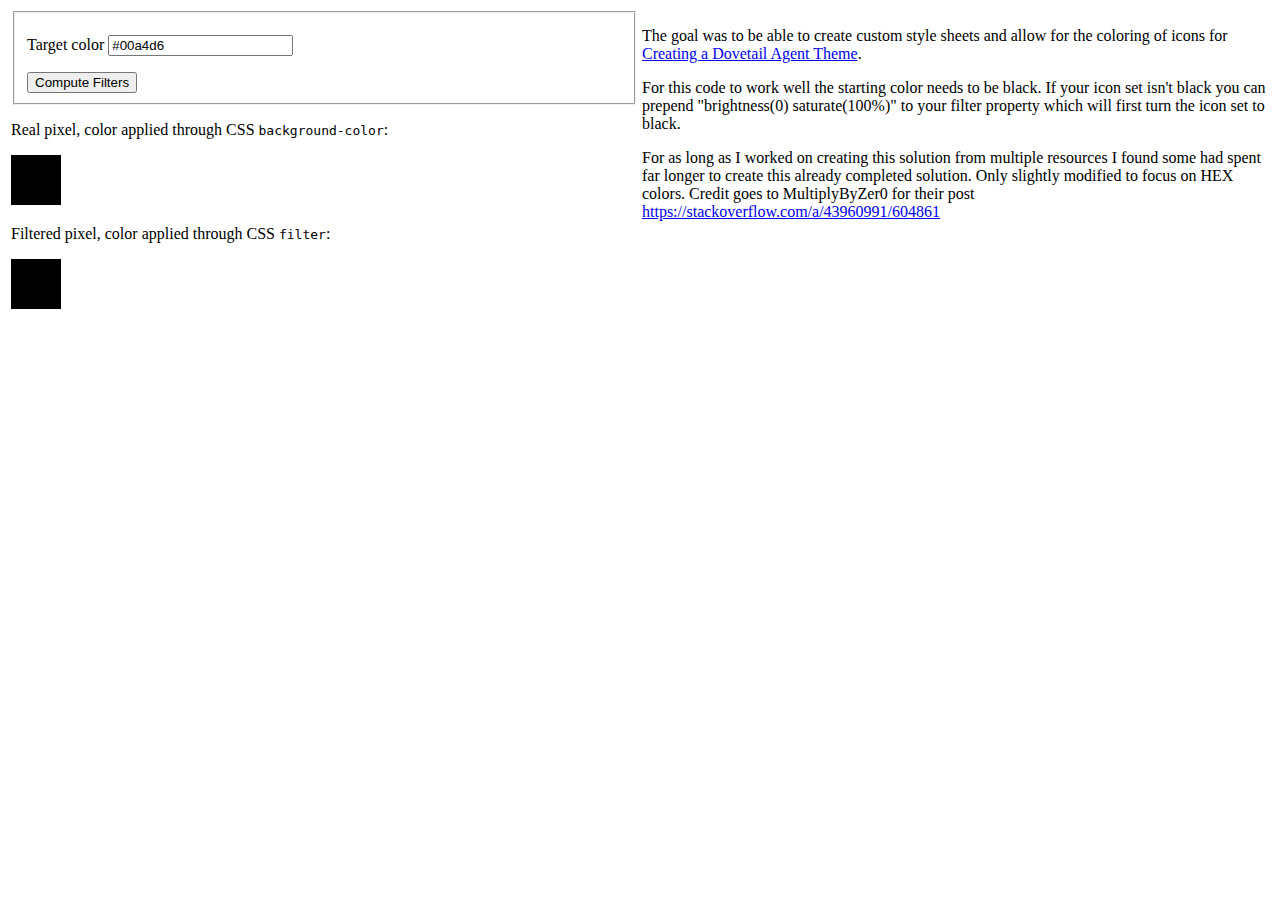
<file: appleM_revision/svg/svgfilter.html>
<!DOCTYPE html>
<html lang="ko">

<head>
    <meta charset="UTF-8">
    <meta name="viewport" content="width=device-width, initial-scale=1.0">
    <meta http-equiv="X-UA-Compatible" content="IE=edge">
    <title>SVG filter값 계산</title>
    <style>
        .pixel {
            display: inline-block;
            background-color: #000;
            width: 50px;
            height: 50px;
        }

        .filterDetail {
            font-family: "Consolas", "Menlo", "Ubuntu Mono", monospace;
        }

    </style>
    <script src="http://code.jquery.com/jquery-1.12.4.min.js"></script>
    <script src="http://code.jquery.com/jquery-3.3.1.min.js"></script>
</head>

<body>
    <table>
        <tr valign="top">
            <td width="50%">
                <fieldset>
                    <p>
                        <label>Target color</label> <input class="target" type="text" placeholder="target hex" value="#00a4d6" />
                    </p>
                    <button class="execute">Compute Filters</button>
                </fieldset>
                <p>Real pixel, color applied through CSS <code>background-color</code>:</p>
                <div class="pixel realPixel"></div>

                <p>Filtered pixel, color applied through CSS <code>filter</code>:</p>
                <div class="pixel filterPixel"></div>

                <p class="filterDetail"></p>
                <p class="lossDetail"></p>
            </td>
            <td>
                <p>The goal was to be able to create custom style sheets and allow for the coloring of icons for <a href="https://sosuke.com/creating-a-dovetail-agent-theme/" target="_blank">Creating a Dovetail Agent Theme</a>.</p>
                <p>For this code to work well the starting color needs to be black. If your icon set isn't black you can prepend "brightness(0) saturate(100%)" to your filter property which will first turn the icon set to black.</p>
                <p>
                    For as long as I worked on creating this solution from multiple resources I found some had spent far
                    longer to create this already completed solution. Only slightly modified to focus on HEX colors. Credit
                    goes to MultiplyByZer0 for their post <a href="https://stackoverflow.com/a/43960991/604861" target="_blank">https://stackoverflow.com/a/43960991/604861</a>
                </p>
            </td>
        </tr>
    </table>
</body>

</html>
<script>
    'use strict';

    class Color {
        constructor(r, g, b) {
            this.set(r, g, b);
        }

        toString() {
            return `rgb(${Math.round(this.r)}, ${Math.round(this.g)}, ${Math.round(this.b)})`;
        }

        set(r, g, b) {
            this.r = this.clamp(r);
            this.g = this.clamp(g);
            this.b = this.clamp(b);
        }

        hueRotate(angle = 0) {
            angle = angle / 180 * Math.PI;
            const sin = Math.sin(angle);
            const cos = Math.cos(angle);

            this.multiply([
                0.213 + cos * 0.787 - sin * 0.213,
                0.715 - cos * 0.715 - sin * 0.715,
                0.072 - cos * 0.072 + sin * 0.928,
                0.213 - cos * 0.213 + sin * 0.143,
                0.715 + cos * 0.285 + sin * 0.140,
                0.072 - cos * 0.072 - sin * 0.283,
                0.213 - cos * 0.213 - sin * 0.787,
                0.715 - cos * 0.715 + sin * 0.715,
                0.072 + cos * 0.928 + sin * 0.072,
            ]);
        }

        grayscale(value = 1) {
            this.multiply([
                0.2126 + 0.7874 * (1 - value),
                0.7152 - 0.7152 * (1 - value),
                0.0722 - 0.0722 * (1 - value),
                0.2126 - 0.2126 * (1 - value),
                0.7152 + 0.2848 * (1 - value),
                0.0722 - 0.0722 * (1 - value),
                0.2126 - 0.2126 * (1 - value),
                0.7152 - 0.7152 * (1 - value),
                0.0722 + 0.9278 * (1 - value),
            ]);
        }

        sepia(value = 1) {
            this.multiply([
                0.393 + 0.607 * (1 - value),
                0.769 - 0.769 * (1 - value),
                0.189 - 0.189 * (1 - value),
                0.349 - 0.349 * (1 - value),
                0.686 + 0.314 * (1 - value),
                0.168 - 0.168 * (1 - value),
                0.272 - 0.272 * (1 - value),
                0.534 - 0.534 * (1 - value),
                0.131 + 0.869 * (1 - value),
            ]);
        }

        saturate(value = 1) {
            this.multiply([
                0.213 + 0.787 * value,
                0.715 - 0.715 * value,
                0.072 - 0.072 * value,
                0.213 - 0.213 * value,
                0.715 + 0.285 * value,
                0.072 - 0.072 * value,
                0.213 - 0.213 * value,
                0.715 - 0.715 * value,
                0.072 + 0.928 * value,
            ]);
        }

        multiply(matrix) {
            const newR = this.clamp(this.r * matrix[0] + this.g * matrix[1] + this.b * matrix[2]);
            const newG = this.clamp(this.r * matrix[3] + this.g * matrix[4] + this.b * matrix[5]);
            const newB = this.clamp(this.r * matrix[6] + this.g * matrix[7] + this.b * matrix[8]);
            this.r = newR;
            this.g = newG;
            this.b = newB;
        }

        brightness(value = 1) {
            this.linear(value);
        }
        contrast(value = 1) {
            this.linear(value, -(0.5 * value) + 0.5);
        }

        linear(slope = 1, intercept = 0) {
            this.r = this.clamp(this.r * slope + intercept * 255);
            this.g = this.clamp(this.g * slope + intercept * 255);
            this.b = this.clamp(this.b * slope + intercept * 255);
        }

        invert(value = 1) {
            this.r = this.clamp((value + this.r / 255 * (1 - 2 * value)) * 255);
            this.g = this.clamp((value + this.g / 255 * (1 - 2 * value)) * 255);
            this.b = this.clamp((value + this.b / 255 * (1 - 2 * value)) * 255);
        }

        hsl() {
            // Code taken from https://stackoverflow.com/a/9493060/2688027, licensed under CC BY-SA.
            const r = this.r / 255;
            const g = this.g / 255;
            const b = this.b / 255;
            const max = Math.max(r, g, b);
            const min = Math.min(r, g, b);
            let h, s, l = (max + min) / 2;

            if (max === min) {
                h = s = 0;
            } else {
                const d = max - min;
                s = l > 0.5 ? d / (2 - max - min) : d / (max + min);
                switch (max) {
                    case r:
                        h = (g - b) / d + (g < b ? 6 : 0);
                        break;

                    case g:
                        h = (b - r) / d + 2;
                        break;

                    case b:
                        h = (r - g) / d + 4;
                        break;
                }
                h /= 6;
            }

            return {
                h: h * 100,
                s: s * 100,
                l: l * 100,
            };
        }

        clamp(value) {
            if (value > 255) {
                value = 255;
            } else if (value < 0) {
                value = 0;
            }
            return value;
        }
    }

    class Solver {
        constructor(target, baseColor) {
            this.target = target;
            this.targetHSL = target.hsl();
            this.reusedColor = new Color(0, 0, 0);
        }

        solve() {
            const result = this.solveNarrow(this.solveWide());
            return {
                values: result.values,
                loss: result.loss,
                filter: this.css(result.values),
            };
        }

        solveWide() {
            const A = 5;
            const c = 15;
            const a = [60, 180, 18000, 600, 1.2, 1.2];

            let best = {
                loss: Infinity
            };
            for (let i = 0; best.loss > 25 && i < 3; i++) {
                const initial = [50, 20, 3750, 50, 100, 100];
                const result = this.spsa(A, a, c, initial, 1000);
                if (result.loss < best.loss) {
                    best = result;
                }
            }
            return best;
        }

        solveNarrow(wide) {
            const A = wide.loss;
            const c = 2;
            const A1 = A + 1;
            const a = [0.25 * A1, 0.25 * A1, A1, 0.25 * A1, 0.2 * A1, 0.2 * A1];
            return this.spsa(A, a, c, wide.values, 500);
        }

        spsa(A, a, c, values, iters) {
            const alpha = 1;
            const gamma = 0.16666666666666666;

            let best = null;
            let bestLoss = Infinity;
            const deltas = new Array(6);
            const highArgs = new Array(6);
            const lowArgs = new Array(6);

            for (let k = 0; k < iters; k++) {
                const ck = c / Math.pow(k + 1, gamma);
                for (let i = 0; i < 6; i++) {
                    deltas[i] = Math.random() > 0.5 ? 1 : -1;
                    highArgs[i] = values[i] + ck * deltas[i];
                    lowArgs[i] = values[i] - ck * deltas[i];
                }

                const lossDiff = this.loss(highArgs) - this.loss(lowArgs);
                for (let i = 0; i < 6; i++) {
                    const g = lossDiff / (2 * ck) * deltas[i];
                    const ak = a[i] / Math.pow(A + k + 1, alpha);
                    values[i] = fix(values[i] - ak * g, i);
                }

                const loss = this.loss(values);
                if (loss < bestLoss) {
                    best = values.slice(0);
                    bestLoss = loss;
                }
            }
            return {
                values: best,
                loss: bestLoss
            };

            function fix(value, idx) {
                let max = 100;
                if (idx === 2 /* saturate */ ) {
                    max = 7500;
                } else if (idx === 4 /* brightness */ || idx === 5 /* contrast */ ) {
                    max = 200;
                }

                if (idx === 3 /* hue-rotate */ ) {
                    if (value > max) {
                        value %= max;
                    } else if (value < 0) {
                        value = max + value % max;
                    }
                } else if (value < 0) {
                    value = 0;
                } else if (value > max) {
                    value = max;
                }
                return value;
            }
        }

        loss(filters) {
            // Argument is array of percentages.
            const color = this.reusedColor;
            color.set(0, 0, 0);

            color.invert(filters[0] / 100);
            color.sepia(filters[1] / 100);
            color.saturate(filters[2] / 100);
            color.hueRotate(filters[3] * 3.6);
            color.brightness(filters[4] / 100);
            color.contrast(filters[5] / 100);

            const colorHSL = color.hsl();
            return (
                Math.abs(color.r - this.target.r) +
                Math.abs(color.g - this.target.g) +
                Math.abs(color.b - this.target.b) +
                Math.abs(colorHSL.h - this.targetHSL.h) +
                Math.abs(colorHSL.s - this.targetHSL.s) +
                Math.abs(colorHSL.l - this.targetHSL.l)
            );
        }

        css(filters) {
            function fmt(idx, multiplier = 1) {
                return Math.round(filters[idx] * multiplier);
            }
            return `filter: invert(${fmt(0)}%) sepia(${fmt(1)}%) saturate(${fmt(2)}%) hue-rotate(${fmt(3, 3.6)}deg) brightness(${fmt(4)}%) contrast(${fmt(5)}%);`;
        }
    }

    function hexToRgb(hex) {
        // Expand shorthand form (e.g. "03F") to full form (e.g. "0033FF")
        const shorthandRegex = /^#?([a-f\d])([a-f\d])([a-f\d])$/i;
        hex = hex.replace(shorthandRegex, (m, r, g, b) => {
            return r + r + g + g + b + b;
        });

        const result = /^#?([a-f\d]{2})([a-f\d]{2})([a-f\d]{2})$/i.exec(hex);
        return result ?
            [
                parseInt(result[1], 16),
                parseInt(result[2], 16),
                parseInt(result[3], 16),
            ] :
            null;
    }
    
    $('button.execute').click(() => {
        const rgb = hexToRgb($('input.target').val());
        if (rgb.length !== 3) {
            alert('Invalid format!');
            return;
        }

        const color = new Color(rgb[0], rgb[1], rgb[2]);
        const solver = new Solver(color);
        const result = solver.solve();

        let lossMsg;
        if (result.loss < 1) {
            lossMsg = 'This is a perfect result.';
        } else if (result.loss < 5) {
            lossMsg = 'The is close enough.';
        } else if (result.loss < 15) {
            lossMsg = 'The color is somewhat off. Consider running it again.';
        } else {
            lossMsg = 'The color is extremely off. Run it again!';
        }

        $('.realPixel').css('background-color', color.toString());
        $('.filterPixel').attr('style', result.filter);
        $('.filterDetail').text(result.filter);
        $('.lossDetail').html(`Loss: ${result.loss.toFixed(1)}. <b>${lossMsg}</b>`);
    });

//    $(document).ready(() => {
//        $('button.execute').click(() => {
//            const rgb = hexToRgb($('input.target').val());
//            if (rgb.length !== 3) {
//                alert('Invalid format!');
//                return;
//            }
//
//            const color = new Color(rgb[0], rgb[1], rgb[2]);
//            const solver = new Solver(color);
//            const result = solver.solve();
//
//            let lossMsg;
//            if (result.loss < 1) {
//                lossMsg = 'This is a perfect result.';
//            } else if (result.loss < 5) {
//                lossMsg = 'The is close enough.';
//            } else if (result.loss < 15) {
//                lossMsg = 'The color is somewhat off. Consider running it again.';
//            } else {
//                lossMsg = 'The color is extremely off. Run it again!';
//            }
//
//            $('.realPixel').css('background-color', color.toString());
//            $('.filterPixel').attr('style', result.filter);
//            $('.filterDetail').text(result.filter);
//            $('.lossDetail').html(`Loss: ${result.loss.toFixed(1)}. <b>${lossMsg}</b>`);
//        });
//    });

</script>
</file>
<file: teamHyundai/css/font.css>
@charset "utf-8";
@import url('https://fonts.googleapis.com/css2?family=Barlow&family=Bitter&family=Black+Han+Sans&family=Do+Hyeon&family=Dokdo&family=Dongle&family=East+Sea+Dokdo&family=Fira+Sans&family=Gothic+A1&family=Gugi&family=Hahmlet&family=Josefin+Sans&family=Kanit&family=Lora&family=Moon+Dance&family=Nanum+Brush+Script&family=Nanum+Gothic&family=Nanum+Gothic+Coding&family=Nanum+Myeongjo&family=Nanum+Pen+Script&family=Noto+Sans+KR&family=Noto+Serif+KR&family=Open+Sans&family=Oswald:wght@200&family=Oxygen&family=PT+Sans+Narrow&family=PT+Serif&family=Passions+Conflict&family=Prompt&family=Raleway&family=Roboto&family=Roboto+Condensed&family=Roboto+Mono&family=Rubik+Bubbles&family=Sevillana&family=Seymour+One&family=Source+Code+Pro&family=Ubuntu&family=Yeon+Sung&display=swap');
@import url('https://fonts.googleapis.com/css2?family=Montserrat&family=Noto+Sans+KR&display=swap');

/* 영문 폰트 */
.barlow {font-family: 'Barlow', sans-serif;}
.bitter {font-family: 'Bitter', serif;}
.firasans {font-family: 'Fira Sans', sans-serif;}
.josefinsans {font-family: 'Josefin Sans', sans-serif;}
.kanit {font-family: 'Kanit', sans-serif;}
.lora {font-family: 'Lora', serif;}
.montserrat {font-family: 'Montserrat', sans-serif;}
.moondance {font-family: 'Moon Dance', cursive;}
.opensans {font-family: 'Open Sans', sans-serif;}
.oswald {font-family: 'Oswald', sans-serif;}
.oxygen {font-family: 'Oxygen', sans-serif;}
.passionsconflict {font-family: 'Passions Conflict', cursive;}
.prompt {font-family: 'Prompt', sans-serif;}
.ptsansnarrow {font-family: 'PT Sans Narrow', sans-serif;}
.ptserif {font-family: 'PT Serif', serif;}
.roboto {font-family: 'Roboto', sans-serif;}
.raleway {font-family: 'Raleway', sans-serif;}
.robotocondensed {font-family: 'Roboto Condensed', sans-serif;}
.robotomono {font-family: 'Roboto Mono', monospace;}
.rubikbubbles {font-family: 'Rubik Bubbles', cursive;}
.sevillana {font-family: 'Sevillana', cursive;}
.seymourone {font-family: 'Seymour One', sans-serif;}
.sourcecodepro {font-family: 'Source Code Pro', monospace;}
.ubuntu {font-family: 'Ubuntu', sans-serif;}



/* 한글 폰트 */
.blackhansans {font-family: 'Black Han Sans', sans-serif;}
.dohyeon {font-family: 'Do Hyeon', sans-serif;}
.dokdo {font-family: 'Dokdo', cursive;}
.dongle {font-family: 'Dongle', sans-serif;}
.eastseadokdo {font-family: 'East Sea Dokdo', cursive;}
.gothica1 {font-family: 'Gothic A1', sans-serif;}
.gugi {font-family: 'Gugi', cursive;}
.hahmlet {font-family: 'Hahmlet', serif;}
.nanumbrushscript {font-family: 'Nanum Brush Script', cursive;}
.nanumgothic {font-family: 'Nanum Gothic', sans-serif;}
.nanumgothiccoding {font-family: 'Nanum Gothic Coding', monospace;}
.nanummyeongjo {font-family: 'Nanum Myeongjo', serif;}
.nanumpenscript {font-family: 'Nanum Pen Script', cursive;}
.notosanskr {font-family: 'Noto Sans KR', sans-serif;}
.notoserifkr {font-family: 'Noto Serif KR', serif;}
.yeonsung {font-family: 'Yeon Sung', cursive;}
</file>
<file: teamHyundai/css/main_header.css>
@charset "utf-8";

body,
html {
    font-family: 'Noto Sans', sans-serif;
}

/* Safe Area */
.w1400 {
    max-width: 1400px;
    margin: 0 auto;
}

/* 헤더 영역 */
header {
    width: 100%;
    position: fixed;
    top: 0;
    z-index: 999;
    background: none;
}

.header_inner {
    height: 80px;
    display: flex;
    justify-content: space-between;
    align-items: center;
}

header .logo {
    width: 166px;
    height: 23px;
    cursor: pointer;
}

header .logo img {
    width: 100%;
}

.gnb_wrap {
    width: 76.07%;
    display: flex;
    justify-content: space-between;
}

.gnb {
    width: 55%;
    display: flex;
    justify-content: space-between;
}

.gnb li {
    cursor: pointer;
    letter-spacing: -0.4px;
}
.gnb .hyundai_shop_btn{
    cursor: pointer;
}

.gnb li:nth-child(1):after,
.gnb li:nth-child(2):after,
.gnb li:nth-child(3):after,
.gnb li:nth-child(4):after,
.gnb li:nth-child(5):after {
    content: "";
    width: 100%;
    height: 4px;
    background: #002c5f;
    transform: translateY(34px);
    display: none;
}

.gnb li:hover:after {
    display: block;
}

.util {
    width: 29.8%;
    display: flex;
    justify-content: space-between;
}

.util strong {
    font-weight: bold;
}

.util li {
    cursor: pointer;
}

.util .util_lang {
    position: relative;
}

.util .util_lang span {
    font-size: 12px;
}

.util .util_lang .select_lang {
    width: 108px;
    height: 158px;
    font-size: 14px;
    line-height: 2.5;
    font-weight: 600;
    padding-top: 8px;
    color: #666;
    background: #fff;
    text-align: center;
    position: absolute;
    left: -38px;
    top: 52px;
}

.util .util_lang .select_lang li {
    font-weight: 600;
}

.util .util_lang .select_lang li:hover {
    color: #002c5f;
    text-decoration: underline;
    text-decoration-thickness: 2.5px;
}

.util .util_login {
    position: relative;
}

.util .util_login .select_login {
    width: 124px;
    height: 84px;
    font-size: 14px;
    line-height: 2.5;
    padding-top: 8px;
    color: #002c5f;
    background: #fff;
    text-align: center;
    position: absolute;
    left: -44px;
    top: 52px;
}

.util .util_login .select_login li {
    font-weight: 600;
}

.menubar {
    margin-top: 3px;
}

.menubar span {
    display: block;
    width: 26px;
    height: 2px;
    background: #000;
}

.menubar span:nth-child(2) {
    width: 14px;
    margin: 6px 0;
    transform: translateX(12px);
}
/* 검색창 */
.search{
    width: 100%;
    height: 80px;
    background: #f2f2f2;
    position: absolute;
    top: 80px;
    left: 0;
    justify-content: center;
    align-items: center;
    display: none;
}
.search fieldset{
    width: 570px;
    height: 52px;
    background: #fff;
    display: flex;
    justify-content: center;
}
.search input{
    width: 480px;
    height: 52px;
    padding: 15px 20px;
    font-size: 18px;
    font-weight: bold;
    color: #222;
    letter-spacing: -1px;
}
.search input:focus{
    border: 2px solid #000;
    border-radius: 5px;
}
.search fieldset p{
    width: 45px;
    height: 52px;
    display: flex;
    justify-content: center;
    align-items: center;
    cursor: pointer;
}
.search fieldset p i{
    font-size: 20px;
    color: #bdbdbd;
}

/* 검색창 닫기 버튼 */
.search_close_button {
    width: 18px;
    height: 18px;
    position: absolute;
    right: 258px;
    top: 40px;
    z-index: 999;
    cursor: pointer;
}

.search_close_button span {
    content: "";
    display: block;
    width: 25px;
    height: 1px;
    background: #000;
    transition: all 0.5s;
}

.search_close_button span:nth-child(1) {
    transform: rotate(45deg);
}

.search_close_button span:nth-child(2) {
    transform: rotate(-45deg);
}

.search_close_button:hover span:nth-child(1) {
    transform: rotate(315deg);
}

.search_close_button:hover span:nth-child(2) {
    transform: rotate(225deg);
}


/* GNB 메뉴 */
.gnb_all_contents {
    display: none;
    background: rgb(246, 243, 242);
    border-top: 1px solid #002c5f;
}

.gnb_menu {
    width: 18.2%;
    padding-top: 48px;
    float: left;
    position: relative;
    z-index: 999;
    border-right: 1px solid #ddd;
}

.gnb_list li {
    font-size: 15px;
    font-weight: bold;
    margin-bottom: 34px;
    cursor: pointer;
}

.list_car .select_default {
    color: #007FA8;
}

.list_car .select_default:after {
    content: "\f054";
    font-family: 'Font Awesome 5 Free';
    position: absolute;
    left: 200px;
    z-index: 8;
}

.list_car li:hover {
    color: #007FA8;
}

.list_car .outlink1 {
    position: absolute;
    left: 190px;
    bottom: 84px;
    z-index: 10;
    font-size: 12px;
}

.list_car .outlink2 {
    position: absolute;
    left: 190px;
    bottom: 34px;
    z-index: 10;
    font-size: 12px;
}

.gnb_list li:last-child {
    margin-bottom: 60px;
}

.gnb_contents {
    width: 81.8%;
    padding-top: 48px;
    padding-left: 6.428571428571429%;
    float: left;
}

.gnb_contents .sub_contents_car li {
    width: 218px;
    height: 218px;
    line-height: 2.2;
    padding: 20px;
    margin: 10px 20px;
    text-align: center;
    letter-spacing: 0px;
    cursor: pointer;
}

.gnb_contents .sub_contents_car ul:nth-child(7) li,
.gnb_contents .sub_contents_car ul:nth-child(8) li {
    height: 194px;
}

.gnb_contents .sub_contents_car li:nth-child(1),
.gnb_contents .sub_contents_car li:nth-child(5) {
    margin-left: 0;
}

.gnb_contents .sub_contents_car li img {
    width: 100%;
}

.gnb_contents .sub_contents_car li .price {
    color: #666;
    font-size: 13px;
}

.gnb_contents .sub_contents_car li .mouseOn {
    color: #002c5f;
    font-weight: bold;
    letter-spacing: -1.5px;
    opacity: 0;
}

.gnb_contents .sub_contents_car li p {
    display: inline-block;
    font-size: 12px;
    color: #666;
    font-weight: 400;
    transform: translateY(-2px);
    opacity: 0;
}

.gnb_contents .sub_contents_car li:hover {
    background: #fff;
}

.gnb_contents .sub_contents_car li:hover .mouseOn,
.gnb_contents .sub_contents_car li:hover p {
    opacity: 1;
}

.gnb_contents ul {
    display: flex;
    flex-flow: row wrap;
}

.gnb_contents .sub_contents_car .genesisimg,
.gnb_contents .sub_contents_car .casperimg {
    margin-right: 30px;
}

.gnb_contents .sub_contents_car .genesistxt h3,
.gnb_contents .sub_contents_car .caspertxt h3 {
    font-size: 24px;
    font-weight: bold;
    margin-bottom: 50px;
}

.gnb_contents .sub_contents_car .genesistxt p,
.gnb_contents .sub_contents_car .caspertxt p {
    font-size: 16px;
    line-height: 2;
}

.gnb_contents .sub_contents_car .genesistxt p span,
.gnb_contents .sub_contents_car .caspertxt p span {
    display: inline-block;
    font-size: 14px;
    color: #666;
    padding-top: 20px;
    padding-bottom: 40px;
}

.gnb_contents .sub_contents_car .genesistxt p a,
.gnb_contents .sub_contents_car .caspertxt p a {
    display: inline-block;
    font-size: 14px;
    font-weight: bold;
    letter-spacing: -1px;
    color: #002c5f;
}

.sub_contents_car li {
    font-weight: bold;
}

.gnb_contents ul:last-child {
    margin-bottom: 20px;
}

.gnb_contents li {
    width: 211px;
    margin-bottom: 34px;
    font-size: 14px;
    letter-spacing: -1px;
    cursor: pointer;
}

.gnb_contents li.slim {
    letter-spacing: -2px;
}

.sub_contents_buy li,
.sub_contents_service li,
.sub_contents_digital li,
.sub_contents_brand li {
    color: #666;
}

.sub_contents_buy li i,
.sub_contents_service li i,
.sub_contents_digital li i,
.sub_contents_brand li i {
    color: #111;
}

.sub_contents_buy li:hover,
.sub_contents_service li:hover,
.sub_contents_digital li:hover,
.sub_contents_brand li:hover {
    color: #007FA8;
}

.sub_contents_buy li:hover i,
.sub_contents_service li:hover i,
.sub_contents_digital li:hover i,
.sub_contents_brand li:hover i {
    color: #111;
}

/* NEW TAG */
.new_car{
    position: relative;
}
.new_tag{
    width: 38px;
    height: 20px;
    border: 1px solid #007FA8;
    line-height: 16px;
    color: #007fa8;
    background: #fff;
    font-size: 10px;
    font-weight: bold;
    font-stretch: narrower;
    letter-spacing: 0.5px;
    position: absolute;
    left: 10px;
    top: 10px;
    z-index: 99;
}
/* GNB 이벤트 */
.gnb_event {
    float: left;
    width: 100%;
    height: 224px;
    padding: 40px 260px 38px;
    border-top: 1px solid #ddd;
    display: flex;
    justify-content: space-between;
}

.gnb_event dl {
    display: flex;
    justify-content: space-between;
    cursor: pointer;
}

.gnb_event dl:hover dt {
    opacity: 0.8;
}

.gnb_event dt {
    width: 220px;
    height: 146px;
    border: 1px solid #ddd;
    margin-right: 24px;
    transition: all 0.5s;
}

.gnb_event dt img {
    width: 100%;
}

.gnb_event dd {
    width: 220px;
    height: 146px;
    font-size: 16px;
    font-weight: bold;
    padding-top: 20px;
    padding-bottom: 12px;
}

.gnb_event dd span {
    font-size: 13px;
    font-weight: 400;
    color: #666;
    display: inline-block;
    margin-top: 54px;
}

/* GNB 닫기 버튼 */
.gnb_close_button {
    width: 18px;
    height: 18px;
    position: absolute;
    right: 258px;
    top: 110px;
    z-index: 999;
    cursor: pointer;
}

.gnb_close_button span {
    content: "";
    display: block;
    width: 25px;
    height: 1px;
    background: #000;
    transition: all 0.5s;
}

.gnb_close_button span:nth-child(1) {
    transform: rotate(45deg);
}

.gnb_close_button span:nth-child(2) {
    transform: rotate(-45deg);
}

.gnb_close_button:hover span:nth-child(1) {
    transform: rotate(315deg);
}

.gnb_close_button:hover span:nth-child(2) {
    transform: rotate(225deg);
}

/* 커튼 */
#curtain {
    display: none;
    width: 100%;
    height: 100%;
    background: #000;
    position: fixed;
    left: 0;
    top: 0;
    z-index: 777;
    opacity: 0.7;
}

/* 슬라이드 영역 */
.main_slider {
    width: 100%;
    height: 950px;
    background-color: rgb(246, 243, 242);
    overflow: hidden;
    position: relative;
}

.main_slider .slide_section {
    width: 100%;
    height: 100%;
    background-image: url(../images/slideimg/car-bg-w.jpg);
    background-position: center top;
    background-repeat: no-repeat;
    background-size: auto 100%;
    position: absolute;
}

.main_slider .slide_section:nth-child(5) {
    background-image: url(../images/slideimg/mobility_for_you_kv_w.jpg);
    background-size: cover;
    color: #fff;
}

.main_slider .slide_section .slide_images {
    width: auto;
    height: auto;
    max-width: 100%;
    height: 380px;
    object-fit: cover;
    margin-top: 70px;
    transition: all 0.5s;
    position: absolute;
    left: 270px;
    top: 240px;
    z-index: 99;
}

.main_slider .slide_section .slide_text {
    width: 1260px;
    margin: 0 auto;
    font-weight: 500;
    letter-spacing: -0.25px;
    text-align: left;
    position: absolute;
    left: 388px;
    top: 152px;
    z-index: 99;
}

.main_slider .slide_text .car_name {
    font-size: 72px;
    font-weight: 600;
    line-height: 82px;
    letter-spacing: -0.4px;
}

.main_slider .slide_text .sub_text {
    margin-top: 14px;
    font-size: 26px;
    line-height: 38px;
}

.main_slider .button_text p {
    font-size: 18px;
    position: absolute;
    top: 50%;
    transform: translateY(50%);
    z-index: 99;
}

.main_slider .button_text:nth-child(5) p {
    color: #fff;
}

.main_slider .button_text .prev_name {
    left: 108px;
}

.main_slider .button_text .next_name {
    right: 108px;
}

.main_slider .prev .arrow_prev,
.main_slider .next .arrow_next {
    content: "";
    display: block;
    width: 34px;
    height: 34px;
    border: none;
    border-top: 1px solid;
    position: absolute;
    top: 50%;
    z-index: 99;
    cursor: pointer;
}

.main_slider .prev .arrow_prev {
    border-left: 1px solid;
    border-color: #000;
    transform: rotate(-45deg);
    left: 70px;
}

.main_slider .next .arrow_next {
    border-right: 1px solid;
    border-color: #000;
    transform: rotate(45deg);
    right: 70px;
}

.main_slider .control_section {
    position: absolute;
    left: 0;
    right: 0;
    bottom: 180px;
    z-index: 99;
    display: flex;
    justify-content: center;
}

.main_slider .control_section .slide_list {
    display: flex;
}

.main_slider .control_section .slide_list li {
    padding: 6px;
}

.main_slider .control_section .slide_list li .dot {
    width: 12px;
    height: 12px;
    border-radius: 60%;
    background: rgba(0, 0, 0, 0.1);
    cursor: pointer;
}

.main_slider .control_section .slide_list li:first-child .dot {
    background: #007fa8;
    cursor: pointer;
}

.main_slider .control_section .slide_btn {
    width: 18px;
    height: 18px;
    background: #575757;
    border-radius: 10px;
    color: #fff;
    font-size: 12px;
    font-weight: bold;
    text-align: center;
    margin: 6px;
    padding-top: 3px;
    padding-left: 1px;
    cursor: pointer;
}

.main_slider .quick_menu_wrap {
    width: 100%;
    position: absolute;
    bottom: 0;
    z-index: 99;
}

.main_slider .quick_menu_show {
    width: 720px;
    height: 160px;
    overflow: hidden;
    margin: 0 auto;
}

.main_slider .carousel_layer {
    height: 100%;
    position: relative;
}

.main_slider .quick_menu1,
.main_slider .quick_menu2 {
    height: 100px;
    overflow: hidden;
    transition: all 0.5s;
}

.main_slider .quick_menu1 ul,
.main_slider .quick_menu2 ul {
    display: flex;
    justify-content: center;
}

.main_slider .quick_menu1 ul li,
.main_slider .quick_menu2 ul li {
    width: 100px;
    font-size: 15px;
    text-align: center;
    cursor: pointer;
}

.main_slider .quick_menu1 ul li img,
.main_slider .quick_menu2 ul li img {
    width: 50px;
    height: 50px;
    margin: 25px auto 10px;
}

.main_slider .quick_menu2 {
    transform: translate(720px, -100px);
}

.main_slider .carousel_layer button {
    position: absolute;
    top: 30%;
    z-index: 99;
    font-size: 18px;
    cursor: pointer;
}

.main_slider .carousel_layer button img {
    width: 14px;
    height: 14px;
}

.main_slider .carousel_layer .arrow_left {
    left: 23px;
}

.main_slider .carousel_layer .arrow_right {
    right: 23px;
}

.main_slider .indicators {
    padding-bottom: 27px;
    position: absolute;
    left: 50%;
    transform: translateX(-50%);
    bottom: 0;
    display: flex;
}

.main_slider .indicator {
    width: 34px;
    height: 3px;
    border-radius: 1px;
    background: #000;
    opacity: 0.1;
    cursor: pointer;
}

.main_slider .indicator:first-child {
    opacity: 1;
}

.chatbot {
    position: fixed;
    right: 40px;
    bottom: 80px;
    z-index: 666;
    cursor: pointer;
}
</file>
<file: teamHyundai/css/main.css>
:root {
    --badgeColor: #007FA8;
    --subTitleColor: #666;
    --buttonColor: #002C5f;
    --color: #012D5E;
}

html {
    font-family: "Noto Sans", sans-serif;

}

li {
    cursor: inherit;
}



/* 스크롤 게이지바 */
.progress-container {
    position: fixed;
    top: 0;
}

.progress-container {
    width: 100%;
    height: 8px;
    z-index: 9999;
}

.progress-container .progress-bar {
    width: 0;
    height: 8px;
    background: var(--badgeColor);
}

/* 세이프 area */
.w1400 {
    max-width: 1400px;
    margin: 0 auto;
}

.w1640 {
    max-width: 1640px;
    margin: 0 auto;
}


/* 메인 모델 영역 */
.mainModel {
    width: 100%;
    text-align: center;
    padding-top: 140px;
}

.mainModel h2 {
    font-weight: bold;
    font-size: 44px;
    margin-bottom: 30px;
}

main {
    padding-top: 140px;
    text-align: center;
}

main .mainTitle h2 {
    font-weight: 700;

}

main .mainTitle p {
    font-size: 16px;
    margin-top: 30px;
    color: #666;
}



.modelImgBox {
    position: relative;
    width: 560px;
    width: 40%;
    height: 420px;
}



.modelGalleryBox {
    display: flex;
    justify-content: center;
}


.modelGallery {
    margin-top: 51px;
    position: relative;
    display: none;
}

.modelGalleryRight {
    position: relative;
    margin-left: 60px;
}

.ageTab {
    position: absolute;
    left: 985px;
    top: 1250px;
    z-index: 101;
    cursor: pointer;
}

.ageTab li {
    float: left;
    margin-right: 20px;
    font-size: 16px;
}

.ageTab li::before {
    content: " | ";
    color: #000;
}

.ageTab li:first-child::before {
    content: "";
}

.modelGalleryRight h2 {
    font-size: 44px;
    font-weight: bold;
    margin-top: 64px;
    text-align: left;
}




/* 로딩시 첫번째 탭만 보이기 */
.modelGallery:first-child {
    display: block;
}

.two-three {
    margin-top: 104px;
}

.two-three ul {
    display: flex;
}

.two-three ul li {
    width: 250px !important;
    width: 100%;
    height: 151px;
    margin-left: 32px;
    font-size: 16px;
}

.two-three ul li:first-child {
    margin-left: 0;
}

.two-three ul li img {
    width: 100%;
    height: 100%;
}

.two-three ul li p {
    text-align: left;
    font-weight: 900;
    line-height: 2.5;
}

.modelImgBox::before {
    position: absolute;
    left: 0;
    top: 0;
    display: block;
    content: "1위";
    width: 60px;
    height: 60px;
    background: #007fa8;
    font-size: 20px;
    color: #fff;
    line-height: 60px;
    font-weight: bold;
}

/* 전기차 영역 */
.electronicCar {
    padding-top: 140px;
    text-align: center;

}

.electronicCar h2 {
    font-size: 44px;
    font-weight: bold;
    margin-bottom: 30px;
}

.electric_car {
    margin-top: 51px;
    display: flex;
}

.electric_car_inner {
    width: 34%;
    height: auto;
    text-align: left;
    padding: 40px;
    background-color: #f7f3f2;
    position: relative;
}

.electric_car_info .badge {
    width: 38px;
    background-color: var(--badgeColor);
    text-align: center;
    color: #Fff;
    font-weight: bold;
    padding: 4px 3px;
    font-size: 8px;

}

.electric_car_info h2 {
    font-size: 44px;
    font-weight: bold;
    margin: 12px 0;
}

.electric_car_info p {
    font-size: 16px;
    margin-top: 25px;
    margin-left: 3px;
    font-weight: 600;
}

.electric_car_info .btn_more {
    width: 120px;
    height: 40px;
    text-align: center;
    background-color: var(--buttonColor);
    color: #fff;
    font-weight: bold;
    padding-top: 13px;
    margin-top: 50px;
    font-size: 14px;
    cursor: pointer;
}

.electric_car_inner .network {
    margin-top: 160px;
    line-height: 2;
}

.electric_car_inner .network h3 {
    font-size: 24px;
    font-weight: 700;
}

.electric_car_inner .network p {
    font-size: 14px;
    font-weight: 500;
    margin-bottom: 40px;
}

.electric_car_inner .network span {
    font-size: 16px;
    color: var(--buttonColor);
    font-weight: bold;
    margin-right: 24px;
    cursor: pointer;
}

.electric_car_info::before {
    position: absolute;
    display: block;
    content: "";
    left: 50%;
    bottom: 1px;
    width: 200px;
    height: 100px;
    background: url("../images/main/charging-station.jpg");
}

.on2 {
    color: var(--badgeColor);
}


/* myHyundai 영역 */
.myHyundai {
    padding-top: 140px;
    text-align: center;
}

.myHyundai h2 {
    font-size: 44px;
    font-weight: bold;
    margin-bottom: 30px;
}

.myHyundai p {
    font-size: 16px;
    line-height: 2;
    color: #666;
}

.slide_gallery li img {
    width: 100%;
}

.slide_gallery li {
    display: flex;
}

.myHyundaiSlider {
    margin-top: 60px;
    line-height: 2;
}

.myHyundai_item {
    width: 50%;
    height: 100%;
    text-align: left;
    padding: 32px 40px;
    padding-bottom: 0;
}

.myHyundai_item p:last-child {
    cursor: pointer;
}

.myHyundai_item1 {
    float: left;
    background-image: url("../images/main/home.jpg");
    background-repeat: no-repeat;
    background-position-x: right;
    background-position-y: bottom;
}

.myHyundai_item1::after {
    position: absolute;
    top: 40px;
    display: block;
    left: 50%;
    content: "";
    width: 1px;
    height: calc(100% - 80px);
    background-color: #e5e5e5;
}

.myHyundai_item2 {
    float: right;
    background-image: url("../images/main/garage.jpg");
    background-repeat: no-repeat;
    background-position-y: bottom;
    background-position-x: right;
}

.myHyundai_item3 {
    float: left;
    background-image: url("../images/main/shop.jpg");
    background-repeat: no-repeat;
    background-position-x: right;
    background-position-y: bottom;
}

.myHyundai_item3::after {
    position: absolute;
    top: 40px;
    display: block;
    left: 50%;
    content: "";
    width: 1px;
    height: calc(100% - 80px);
    background-color: #e5e5e5;
}

.myHyundai_item4 {
    float: right;
    background-image: url("../images/main/service.jpg");
    background-repeat: no-repeat;
    background-position-y: bottom;
    background-position-x: right;
}

.slide_gallery li {
    border: 1px solid #e5e5e5;

}

.myHyundai h3 {
    font-size: 30px;
    font-weight: bold;
}

.myHyundai p {
    font-size: 14px;
}

.myHyundai a {
    color: var(--color);
    font-size: 16px;
    font-weight: bold;
    margin-top: 32px;
}

.slide {
    width: 750px;
    height: 440px;
}

.slide:nth-child(2) {
    display: none;
}

.slide_gallery {
    /* 포지션 위치기준값 */
    position: relative;
}

.slide_gallery img {
    width: 100%;
}


.subprev {
    left: 1px;
    z-index: 101;
    cursor: pointer;
}

.subnext {
    right: 1px;
    cursor: pointer;
    z-index: 101;
}

.circle {
    margin: 8px 0;
    text-align: left;
    margin-left: 355px;
    z-index: 998;
}

.circle .subdot {
    display: inline-block;
    width: 14px;
    height: 14px;
    margin: 0 2px;
    background-color: #ccc;
    cursor: pointer;
    border-radius: 50%;
    transition: all 0.6s;
    z-index: 99999;
}

.subdot:nth-child(1) {
    background-color: #007FA8;
}

.subprev,
.subnext {
    padding: 11px;
    color: #fff;
    font-size: 1.5rem;
    font-weight: 700;
    background-color: #666;
    opacity: 0.5;
    position: absolute;
    top: 50%;
    z-index: 500;
    transform: translateY(-50%);
}

.subprev:hover,
.subnext:hover {
    background-color: #007fa8;
    opacity: 0.9;
}

.myHyundai_item p:nth-child(3) {
    color: var(--color);
    font-weight: bold;
}

.circle .dot:hover {
    background-color: #333;
}

.myHyundaiInner {
    margin: 0 auto;
    width: 1120px;
    display: flex;
    align-items: center;
    justify-content: space-between;
}

.myHyundaiApp {
    margin-top: 20px;
    padding-top: 33px;
    padding-left: 40px;
    text-align: left;
    width: 288px;
    height: 440px;
    background-color: #f6f3f2;
    background-image: url("../images/main/myApp.png");
    background-repeat: no-repeat;
    background-position-y: 300px;
    background-position-x: 140px;

}

.myHyundaiApp h3 {
    margin-bottom: 15px;
}

.myHyundaiApp p {
    font-weight: 700;
}

.myHyundaiApp p:last-child {
    margin-top: 50px;
    color: var(--color);
    cursor: pointer;
}
.myHyundaiApp p:last-child img {
    margin-top: 8px;
}

/* 브랜드 영역 */
.main_brand {
    margin: 0 auto;
    width: 1920px;
    text-align: center;
}

.brand_title {
    padding-top: 140px;
    text-align: center;
}

.brand_title p:first-child {
    padding-bottom: 30px;
    font-size: 44px;
    font-weight: bold;
}

.brand_title p:last-child {
    font-size: 16px;
    padding-bottom: 60px;
    color: #666;
}

.brand_imagebox {
    margin: 0 auto;
    width: 1120px;
    /* 플랙스 */
    display: flex;
    cursor: pointer;
    justify-content: space-between;
}

.brand_box {
    position: relative;
    cursor: pointer;
    z-index: 102;
    overflow: hidden;

}

.brand_box h4 {
    font-size: 20px;
    color: #fff;
}

.brand_box div {
    position: absolute;
    width: 100%;
    height: 100%;
    left: 0;
    top: 0;
    z-index: 103;
    background-color: #000;
    color: #fff;
    opacity: 0;
}


.brand_box:hover img {
    transform: scale(1.5);
    transition: all 2s;
    z-index: -1;
}

.brand_box:hover div {
    opacity: 0.7;
    display: flex;
    justify-content: center;
    flex-direction: column;
    align-items: center;
    line-height: 2;
}

.brand_box:hover div h4,
.brand_box:hover div p {
    opacity: 1;
}


/* 현대샵 영역 */
.hyundaiShop {
    padding-top: 140px;
    text-align: center;
}

.hyundaiShop h2 {
    font-size: 44px;
    font-weight: bold;
}

.hyundaiShop h2+p {
    margin-top: 30px;
    color: #666;
    font-size: 16px;
}

.tip {
    display: flex;
    justify-content: space-between;
    width: 1120px;
    margin: 0 auto;
    margin-top: 51px;
}

.tip div {
    width: 352px;
    height: 205px;
    position: relative;
    cursor: pointer;
}

.tip div:nth-child(1) {
    background-image: url("../images/main/oil.jpg");
}

.tip div:nth-child(2) {
    background-image: url("../images/main/sideMirror.jpg");
}

.tip div:nth-child(3) {
    background-image: url("../images/main/hunger.jpg");
} 

.tip p {
    text-align: left;
    width: 100%;
    height: 50px;
    background: rgba(0, 0, 0, 0.5);
    color: #fff;
    font-weight: bold;
    font-size: 16px;
    padding: 17px 0 5px 13px;
    position: absolute;
    bottom: 0;
}

.hyundaiShopBest {
    width: 1120px;
    margin: 0 auto;
    display: flex;
    justify-content: space-between;
    margin-top: 40px;
}

.hyundaiShopBestTitle {
    text-align: left;
    width: 280px;
    height: 288px;
    padding: 40px 30px 0 30px;
    line-height: 2;
    background-color: #f6f3f2;
}

.hyundaiShopBestTitle p {
    font-size: 16px;
    color: #666;
    font-weight: 700;
}


.hyundaiShopBestTitle p:last-child {
    color: var(--color);
    margin-top: 50px;
    cursor: pointer;
}
.hyundaiShopBestTitle p:last-child img{
    margin-top: 9px;
    margin-left: 3px;
}

.hyundaiShopBestTitle h3 {
    font-size: 24px;
    font-weight: bold;
}

.goods {
    position: relative;
    width: 190px;
    height: 190px;
    cursor: pointer;
}

.goods::before {
    position: absolute;
    left: 0;
    top: 0;
    display: block;
    content: "4";
    width: 35px;
    height: 30px;
    background: #007fa8;
    font-size: 20px;
    color: #fff;
    font-weight: bold;
    padding-top: 10px;
}

.goods:nth-child(2)::before {
    content: "1";
}

.goods:nth-child(3)::before {
    content: "2";
}

.goods:nth-child(4)::before {
    content: "3";
}



.goods img {
    width: 100%;
    height: 100%;
}

.goods img+p {
    font-size: 15px;
    line-height: 1.5;
    font-weight: 600;
}

.discount {
    display: flex;
    margin-top: 5px;
}

.discount p:nth-child(1) {
    color: #e63312;
    font-size: 16px;
    font-weight: bold;
}

.discount p:nth-child(2) {
    font-weight: bold;
    font-size: 20px;
}

.no_style {
    color: #000 !important;
    font-size: 20px !important;
}

/* 이벤트영역 */
.event {
    padding-top: 140px;
    text-align: center;
}

.event h2 {
    font-size: 44px;
    font-weight: bold;
    margin-bottom: 30px;
}

.slideContents h3 {
    font-size: 24px;
    font-weight: bold;
}

.event h2+p {
    font-size: 16px;
    color: #666;
    margin-bottom: 50px;
}

.slideTap {
    width: 100%;
    height: auto;
    display: flex;
    justify-content: space-between;
}

.slideContents p {
    color: #666;
}

.slideContents {
    width: 30%;
    text-align: left;
    line-height: 2.5;
    cursor: pointer;
    position: relative;
    z-index: 101;
}

.slideContents .img_box {
    width: 100%;
    position: relative;

}

.img_box img {
    width: 100%;
}

.slideContents p:nth-child(4) {
    font-weight: normal;
}

.eventSlide_gallery {
    position: relative;
}

.thirdprev:hover,
.thirdnext:hover {
    background-color: #007fa8;
    opacity: 1;
    color: #fff;
}

.thirdprev,
.thirdnext {
    padding: 11px;
    color: #fff;
    font-size: 1.5rem;
    font-weight: 700;
    background-color: #666;
    opacity: 0.5;
    position: absolute;
    top: 50%;
    z-index: 500;
    transform: translateY(-50%);
    cursor: pointer;
}

.thirdnext {
    right: 1px;
}

.thirdprev {
    left: 1px;
}

.thirddot {
    display: inline-block;
    width: 14px;
    height: 14px;
    margin: 0 2px;
    background-color: #ccc;
    border-radius: 50%;
    transition: all 0.6s;
    margin-top: 20px;
    cursor: pointer;
    z-index: 999;



}

.thirddot:nth-child(1) {
    background-color: #007FA8;
}

.thirdcircle {
    text-align: center;
    z-index: 999;
}

.slideContents .eventMore {
    position: absolute;
    display: flex;
    justify-content: center;
    align-items: center;
    height: 100%;
    z-index: 101;
    left: 0;
    top: 0;
    opacity: 0;
}

.slideContents:hover .eventMore {
    display: flex;
    justify-content: center;
    align-items: center;
    width: 100%;
    height: 100%;
    font-size: 20px;
    font-weight: bold;
    background-color: #000;
    opacity: 0.8;
    z-index: 103;
}

.slideContents .eventMore p {
    color: #fff;
    opacity: 1;
    z-index: 999;
}

/* 현대자동차 소식 영역 */
.hyundai_news {
    padding: 140px 0;
    text-align: center;
}

.hyundai_news_title p:first-child {
    font-size: 44px;
    font-weight: bold;
    padding-bottom: 80px;
}

.hyundai_news_button {
    /* 플랙스 */
    display: flex;
    flex-flow: row wrap;
    justify-content: center;
    padding-bottom: 80px;
}

.hyundai_news_button p {
    font-size: 13.3296px;
    font-weight: 500;
    background: #f6f3f2;
    margin-left: 10px;
    padding: 10px;
    border-radius: 15px / 15px;
    cursor: pointer;
    z-index: 103;

}

.on3 {
    background-color: var(--badgeColor) !important;
    color: #fff;
}

.hyundai_news_images_list {
    width: 1140px;
    margin: 0 auto;
}


.img_bg img {
    width: 100%;
    border-right: 1px solid#fff;
}

.hyundai_news_images_list li {
    float: left;
    width: 25%;
    position: relative;
    cursor: pointer;
    overflow: hidden;
}

.hyundai_news_images_list li::before {
    content: "";
    display: block;
    width: 100%;
    height: 100%;
    background: #3f51b5;
    opacity: 0;
    /* 포지션 */
    position: absolute;
    left: 0;
    top: 0;
    z-index: 100;
    transition: all 0.3s;
}

.hyundai_news_images_list li:hover .img_bg img {
    transform: scale(1.2);
    transition: all 0.5s;
}

.hyundai_news_images_list li:hover::before {
    opacity: 0.7;
}

.hyundai_news_images_list li:hover span {
    opacity: 1;
    z-index: 999;
}

.hyundai_news_images_list li:hover h3 {
    border: 1px solid #fff;
    z-index: 999;
}

.hyundai_news_images_list li h3 {
    position: absolute;
    left: 10%;
    top: 25px;
    color: #fff;
    padding: 5px 15px;
    border: 1px solid #000;
    background: rgba(0, 0, 0, .5);
    border-radius: 15px;
    z-index: 500;
}

.hyundai_news_images_list li span {
    position: absolute;
    left: 15%;
    top: 37%;
    z-index: 1;
    color: #fff;
    font-weight: bold;
    opacity: 0;
}

.hyundai_news_images_list li span+img {
    position: absolute;
    width: 70%;
    left: 16%;
    top: 3%;
    z-index: 1;

}

.hyundai_news_images_list {
    display: none;
    border-right: 1px solid #fff;

}

.hyundai_news_images_list:nth-child(1) {
    display: block;
}

/* 페이지 준비중 */
.alert {
    width: 340px;
    height: 60px;
    line-height: 60px;
    text-align: center;
    border: none;
    border-radius: 10px;
    background-color: #007fa8;
    color: #fff;
    position: fixed;
    left: 50%;
    top: 50%;
    z-index: 9999;
    transform: translate(-50%, -50%);
    display: none;
}
</file>
<file: teamHyundai/css/footer.css>
@charset "utf-8";

.hw1400 {
    width: 1400px;
    margin: 0 auto;
}

.sw {
    width: 1120px;
    margin: 0 auto;
}

#wrap {
    max-width: 1920px;
    margin: 0 auto;
    font-family: 'notosanskr', sans-serif;
}

/* Header */


/* Sub Aside */
.sub_aside {
    background-color: #f6f3f2;
    height: 290px;
    padding-top: 30px;
}

.sub_asdie_box {
    border: 1px solid #f5e2dc;
    border-top-left-radius: 15px;
    border-top-right-radius: 15px;
    background-color: #fff;
    height: 260px;
}

.sub_inner_text {
    /* 플랙스 */
    display: flex;
}

.sub_asdie_box h2 {
    padding: 0px 50px 21px;
    font-weight: bold;
    color: #002c5f;
}

.sub_asdie_box h3 {
    padding: 24px 50px 21px;
    font-weight: bold;
    color: #000;
}

.sub_inner_text nav {
    /* 플랙스 */
    display: flex;
    flex-flow: row nowrap;
    width: 362.66px;
    height: 154px;
}

.sub_inner_text nav:nth-child(1),
.sub_inner_text nav:nth-child(2) {
    border-right: 1px solid #f5e2dc;
}

.sub_inner_text ul li {
    padding-left: 50px;
    font-weight: bold;
    cursor: pointer;


}

.sub_inner_text ul li img {
    margin: 2px 0 0 1px;
}

.sub_inner_text ul li {
    padding-top: 10px;
    padding-bottom: 10px;
    font-size: 14px;
}

.sub_inner_text ul:nth-child(2) {
    padding-top: 38px;
}


/* Footer */
footer {
    background-color: #1c1b1b;
    color: #999;
}

.sub_footer_container {
    padding-bottom: 50px;
}

.sub_footer_top {
    padding-top: 60px;
    font-size: 14px;
    letter-spacing: -1px;
    padding-bottom: 40px;
    border-bottom: 1px solid #9999;
    /* 플랙스 */
    display: flex;
    justify-content: space-between;
}

.sub_footer_top nav {
    margin-left: -120px;
    margin-top: -15px;
    line-height: 2.5;
}

.sub_footer_top nav ul {
    width: 495px;
    /* 플랙스 */
    display: flex;
}

.sub_footer_top nav ul li {
    margin-right: 8px;
    cursor: pointer;
}

.sub_footer_top nav ul:nth-child(1) li:nth-child(3) {
    color: #fff;
}

.sub_footer_copyright {
    /* 플랙스 */
    display: flex;
}

.sub_footer_copyright span {
    font-size: 12px;
}

.sub_footer_right h2 img {
    margin-left: 10px;
    margin-bottom: 12px;
    cursor: pointer;
}

/* select CSS */
select {
    width: 300px;
    height: 34px;
    font-size: 12px;
    border: 1px solid #999;
    padding-left: 16px;
    color: #999;
    position: relative;
    background: #1c1b1b;
    z-index: 1;
}

/* appearance = 브라우저에 기본적으로 설정되어 있는 요소를 표현 */
select .select_arrow {
    -webkit-appearance: none;
    -moz-appearance: none;
    appearance: none;
}

/* IF  select 화살표 없애기 */
/* select::-ms-expand{display: non;} */
/* 배경이미지로 화살표 넣기 */
select .select_arrow {
    background-repeat: no-repeat;
    background-size: 32px 32px;
    background-position: 255px;

}


.sub_footer_bottom {
    margin-top: -45px;
    padding-top: 42px;
    padding-bottom: 50px;
    font-size: 11px;
    
}

.sub_footer_bottom_h2_01 {
    width: 1120px;
    height: 39px;
    /* 플렉스 */
    display: flex;
    flex-flow: row nowrap;
    justify-content: space-between;
    line-height: 1.5;
    
}
.sub_footer_bottom_h2_01 h2 {
    width: 224px;
    /* 플렉스 */
    display: flex;
}
.sub_footer_bottom_h2_02 {
    width: 1120px;
    height: 39px;
    /* 플렉스 */
    display: flex;
    flex-flow: row nowrap;
    justify-content: left;
    line-height: 1.5;
    margin-top: 20px;
    
}
.sub_footer_bottom_h2_02 h2 {
    width: 224px;
    /* 플렉스 */
    display: flex;
}
</file>
<file: teamHyundai/sub/css/font.css>
@charset "UTF-8";

@import url("https://fonts.googleapis.com/css2?family=Roboto&display=swap");
@import url("https://fonts.googleapis.com/css2?family=Noto+Sans+KR&display=swap");
@import url("https://fonts.googleapis.com/css2?family=Rowdies&display=swap");
@import url("https://fonts.googleapis.com/css2?family=Rubik+Bubbles&display=swap");
@import url("https://fonts.googleapis.com/css2?family=Seymour+One&display=swap");
@import url("https://fonts.googleapis.com/css2?family=Open+Sans&display=swap");
@import url("https://fonts.googleapis.com/css2?family=Lato:ital@1&display=swap");
@import url("https://fonts.googleapis.com/css2?family=Poppins:wght@300&display=swap");
@import url("https://fonts.googleapis.com/css2?family=Moon+Dance&display=swap");
@import url("https://fonts.googleapis.com/css2?family=Roboto+Condensed:ital,wght@1,300&display=swap");
@import url("https://fonts.googleapis.com/css2?family=Source+Sans+Pro:ital,wght@1,300&display=swap");
@import url("https://fonts.googleapis.com/css2?family=East+Sea+Dokdo&display=swap");
@import url("https://fonts.googleapis.com/css2?family=Ubuntu&display=swap");
@import url("https://fonts.googleapis.com/css2?family=Nunito:ital,wght@1,300&display=swap");
@import url("https://fonts.googleapis.com/css2?family=Merriweather:ital@1&display=swap");
@import url("https://fonts.googleapis.com/css2?family=Sevillana&display=swap");
@import url("https://fonts.googleapis.com/css2?family=Lora:ital@1&display=swap");
@import url('https://fonts.googleapis.com/css2?family=Passions+Conflict&display=swap');
@import url('https://fonts.googleapis.com/css2?family=Inspiration&display=swap');
@import url('https://fonts.googleapis.com/css2?family=Libre+Baskerville:ital@1&display=swap');
@import url("https://fonts.googleapis.com/css2?family=Monoton&family=Single+Day&display=swap");
@import url('https://fonts.googleapis.com/css2?family=Nanum+Pen+Script&display=swap');
@import url('https://fonts.googleapis.com/css2?family=Black+Han+Sans&display=swap');
@import url('https://fonts.googleapis.com/css2?family=Nanum+Gothic&display=swap');
@import url('https://fonts.googleapis.com/css2?family=Gugi&display=swap');
@import url('https://fonts.googleapis.com/css2?family=Sunflower:wght@500&display=swap');
@import url('https://fonts.googleapis.com/css2?family=Hahmlet&display=swap');
@import url('https://fonts.googleapis.com/css2?family=Hi+Melody&display=swap');
@import url('https://fonts.googleapis.com/css2?family=Dokdo&display=swap');
@import url('https://fonts.googleapis.com/css2?family=Gaegu&display=swap');
@import url('https://fonts.googleapis.com/css2?family=Black+And+White+Picture&display=swap');
@import url('https://fonts.googleapis.com/css2?family=Single+Day&display=swap');
@import url("https://fonts.googleapis.com/css2?family=Noto+Sans+KR:wght@300&display=swap");


.notosanskr {font-family: 'notosanskr', sans-serif, cursive;}
.roboto {font-family: 'Roboto',sans-serif, cursive;}
.rowdies {font-family: 'rowdies',sans-serif, cursive;}
.rubikbubbles {font-family: 'rubikbubbles',sans-serif, cursive;}
.seymourone {font-family: 'seymourone',sans-serif, cursive;}
.opensans {font-family: 'opensans',sans-serif, cursive;}
.nanumgothic {font-family: 'nanumgothic',sans-serif, cursive;}
.montserrat {font-family: 'montserrat',sans-serif, cursive;}
.lato {font-family: 'lato',sans-serif, cursive;}
.poppins {font-family: 'poppins',sans-serif, cursive;}
.moondance {font-family: 'moondance',sans-serif, cursive;}
.robotocondensed {font-family: 'robotocondensed',sans-serif, cursive;}
.sourcesanspro {font-family: 'sourcesanspro',sans-serif, cursive;}
.eastseadokdo {font-family: 'eastseadokdo',sans-serif, cursive;}
.ubuntu {font-family: 'ubuntu',sans-serif, cursive;}
.nunito {font-family: 'nunito',sans-serif, cursive;}
.merriweather {font-family: 'merriweather',sans-serif, cursive;}
.sevillana {font-family: 'sevillana',sans-serif, cursive;}
.lora {font-family: 'lora',sans-serif, cursive;}
.passionsconflict {font-family: 'passionsconflict',sans-serif, cursive;}
.inspiration {font-family: 'inspiration',sans-serif, cursive;}
.nanumpenscript {font-family: 'nanumpenscript', cursive;}
.blackhansans {font-family: 'blackhansans', cursive;}
.nanumgothic {font-family: 'nanumgothic', cursive;}
.gugi {font-family: 'gugi', cursive;}
.sunflower {font-family: 'sunflower', cursive;}
.hahmlet {font-family: 'hahmlet', cursive;}
.himelody {font-family: 'himelody', cursive;}
.dokdo {font-family: 'dokdo', cursive;}
.gaegu {font-family: 'gaegu', cursive;}  여기서 부터 뭔가 잘못됐음
.blackandwhitepicture {font-family: 'blackandwhitepicture', cursive;}
.singleday {font-family: 'singleday', cursive;}
.monoton {font-family: 'monoton', cursive;}
</file>
<file: teamHyundai/sub/css/sub_header.css>
@charset "utf-8";
body,html{
    font-family: 'Noto Sans', sans-serif;
}
/* Safe Area */
.w1400{
    max-width: 1400px;
    margin: 0 auto;
}
/* 헤더 영역 */
header{
    width: 100%;
    position: relative;
    top: 0;
    z-index: 999;
    background: #fff;
}
.header_inner{
    height: 80px;
    display: flex;
    justify-content: space-between;
    align-items: center;
}
header .logo{
    width: 166px;
    height: 23px;
    cursor: pointer;
}
header .logo img{
    width: 100%;
}
.gnb_wrap{
    width: 76.07%;
    display: flex;
    justify-content: space-between;
}
.gnb{
    width: 55%;
    display: flex;
    justify-content: space-between;
}
.gnb li{
    cursor: pointer;
    letter-spacing: -0.4px;
}
.gnb .hyundai_shop_btn{
    cursor: pointer;
}
.gnb li:nth-child(1):after,
.gnb li:nth-child(2):after,
.gnb li:nth-child(3):after,
.gnb li:nth-child(4):after,
.gnb li:nth-child(5):after{
    content: "";
    width: 100%;
    height: 4px;
    background: #002c5f;
    transform: translateY(34px);
    display: none;
}
.gnb li:hover:after{
    display: block;
}
.util{
    width: 29.8%;
    display: flex;
    justify-content: space-between;
}
.util strong{
    font-weight: bold;
}
.util li{
    cursor: pointer;
}
.util .util_lang{
    position: relative;
}
.util .util_lang span{
    font-size: 12px;
}
.util .util_lang .select_lang{
    width: 108px;
    height: 158px;
    font-size: 14px;
    line-height: 2.5;
    font-weight: 600;
    padding-top: 8px;
    color: #666;
    background: #fff;
    text-align: center;
    position: absolute;
    left: -38px;
    top: 52px;
}
.util .util_lang .select_lang li{
    font-weight: 600;
}
.util .util_lang .select_lang li:hover{
    color: #002c5f;
    text-decoration: underline;
    text-decoration-thickness: 2.5px;
}
.util .util_login{
    position: relative;
}
.util .util_login .select_login{
    width: 124px;
    height: 84px;
    font-size: 14px;
    line-height: 2.5;
    padding-top: 8px;
    color: #002c5f;
    background: #fff;
    text-align: center;
    position: absolute;
    left: -44px;
    top: 52px;
}
.util .util_login .select_login li{
    font-weight: 600;
}
.menubar{
    margin-top: 3px;
}
.menubar span{
    display: block;
    width: 26px;
    height: 2px;
    background: #000;
}
.menubar span:nth-child(2){
    width: 14px;
    margin: 6px 0;
    transform: translateX(12px);
}

/* 검색창 */
.search{
    width: 100%;
    height: 80px;
    background: #f2f2f2;
    position: absolute;
    top: 80px;
    left: 0;
    justify-content: center;
    align-items: center;
    display: none;
}
.search fieldset{
    width: 570px;
    height: 52px;
    background: #fff;
    display: flex;
    justify-content: center;
}
.search input{
    width: 480px;
    height: 52px;
    padding: 15px 20px;
    font-size: 18px;
    font-weight: bold;
    color: #222;
    letter-spacing: -1px;
}
.search input:focus{
    border: 2px solid #000;
    border-radius: 5px;
}
.search fieldset p{
    width: 45px;
    height: 52px;
    display: flex;
    justify-content: center;
    align-items: center;
    cursor: pointer;
}
.search fieldset p i{
    font-size: 20px;
    color: #bdbdbd;
}

/* 검색창 닫기 버튼 */
.search_close_button {
    width: 18px;
    height: 18px;
    position: absolute;
    right: 258px;
    top: 40px;
    z-index: 999;
    cursor: pointer;
}

.search_close_button span {
    content: "";
    display: block;
    width: 25px;
    height: 1px;
    background: #000;
    transition: all 0.5s;
}

.search_close_button span:nth-child(1) {
    transform: rotate(45deg);
}

.search_close_button span:nth-child(2) {
    transform: rotate(-45deg);
}

.search_close_button:hover span:nth-child(1) {
    transform: rotate(315deg);
}

.search_close_button:hover span:nth-child(2) {
    transform: rotate(225deg);
}

/* GNB 메뉴 */
.gnb_all_contents{
    position: absolute;
    display: none;
    background: rgb(246, 243, 242);
    border-top: 1px solid #002c5f;
}
.gnb_menu{
    width: 18.2%;
    padding-top: 48px;
    float: left;
    position: relative;
    z-index: 999;
    border-right: 1px solid #ddd;
}
.gnb_list li{
    font-size: 15px;
    font-weight: bold;
    margin-bottom: 34px;
    cursor: pointer;
}
.list_car .select_default{
    color: #007FA8;
}
.list_car .select_default:after{
    content: "\f054";
    font-family: 'Font Awesome 5 Free';
    position: absolute;
    left: 200px;
    z-index: 8;
}
.list_car li:hover{
    color: #007FA8;
}
.list_car .outlink1{
    position: absolute;
    left: 190px;
    bottom: 84px;
    z-index: 10;
    font-size: 12px;
}
.list_car .outlink2{
    position: absolute;
    left: 190px;
    bottom: 34px;
    z-index: 10;
    font-size: 12px;
}
.gnb_list li:last-child{
    margin-bottom: 60px;
}
.gnb_contents{
    width: 81.8%;
    padding-top: 48px;
    padding-left: 6.428571428571429%;
    float: left;
}
.gnb_contents .sub_contents_car li{
    width: 218px;
    height: 218px;
    line-height: 2.2;
    padding: 20px;
    margin: 10px 20px;
    text-align: center;
    letter-spacing: 0px;
    cursor: pointer;
}
.gnb_contents .sub_contents_car ul:nth-child(7) li,
.gnb_contents .sub_contents_car ul:nth-child(8) li{
    height: 194px;
}
.gnb_contents .sub_contents_car li:nth-child(1),
.gnb_contents .sub_contents_car li:nth-child(5){
    margin-left: 0;
}
.gnb_contents .sub_contents_car li img{
    width: 100%;
}
.gnb_contents .sub_contents_car li .price{
    color: #666;
    font-size: 13px;
}
.gnb_contents .sub_contents_car li .mouseOn{
    color: #002c5f;
    font-weight: bold;
    letter-spacing: -1.5px;
    opacity: 0;
}
.gnb_contents .sub_contents_car li p{
    display: inline-block;
    font-size: 12px;
    color: #666;
    font-weight: 400;
    transform: translateY(-2px);
    opacity: 0;
}
.gnb_contents .sub_contents_car li:hover{
    background: #fff;
}
.gnb_contents .sub_contents_car li:hover .mouseOn,
.gnb_contents .sub_contents_car li:hover p{
    opacity: 1;
}
.gnb_contents ul{
    display: flex;
    flex-flow: row wrap;
}
.gnb_contents .sub_contents_car .genesisimg,
.gnb_contents .sub_contents_car .casperimg {
    margin-right: 30px;
}

.gnb_contents .sub_contents_car .genesistxt h3,
.gnb_contents .sub_contents_car .caspertxt h3 {
    font-size: 24px;
    font-weight: bold;
    margin-bottom: 50px;
}

.gnb_contents .sub_contents_car .genesistxt p,
.gnb_contents .sub_contents_car .caspertxt p {
    font-size: 16px;
    line-height: 2;
}

.gnb_contents .sub_contents_car .genesistxt p span,
.gnb_contents .sub_contents_car .caspertxt p span {
    display: inline-block;
    font-size: 14px;
    color: #666;
    padding-top: 20px;
    padding-bottom: 40px;
}

.gnb_contents .sub_contents_car .genesistxt p a,
.gnb_contents .sub_contents_car .caspertxt p a {
    display: inline-block;
    font-size: 14px;
    font-weight: bold;
    letter-spacing: -1px;
    color: #002c5f;
}
.sub_contents_car li{
    font-weight: bold;
}
.gnb_contents ul:last-child{
    margin-bottom: 20px;
}
.gnb_contents li{
    width: 211px;
    margin-bottom: 34px;
    font-size: 14px;
    letter-spacing: -1px;
    cursor: pointer;
}
.gnb_contents li.slim{
    letter-spacing: -2px;
}
.sub_contents_buy li,
.sub_contents_service li,
.sub_contents_digital li,
.sub_contents_brand li{
    color: #666;
}
.sub_contents_buy li i,
.sub_contents_service li i,
.sub_contents_digital li i,
.sub_contents_brand li i{
    color: #111;
}
.sub_contents_buy li:hover,
.sub_contents_service li:hover,
.sub_contents_digital li:hover,
.sub_contents_brand li:hover{
    color: #007FA8;
}
.sub_contents_buy li:hover i,
.sub_contents_service li:hover i,
.sub_contents_digital li:hover i,
.sub_contents_brand li:hover i{
    color: #111;
}
/* NEW TAG */
.new_car{
    position: relative;
}
.new_tag{
    width: 38px;
    height: 20px;
    border: 1px solid #007FA8;
    line-height: 16px;
    color: #007fa8;
    background: #fff;
    font-size: 10px;
    font-weight: bold;
    font-stretch: narrower;
    letter-spacing: 0.5px;
    position: absolute;
    left: 10px;
    top: 10px;
    z-index: 99;
}
/* GNB 이벤트 */
.gnb_event{
    float: left;
    width: 100%;
    height: 224px;
    padding: 40px 260px 38px;
    border-top: 1px solid #ddd;
    display: flex;
    justify-content: space-between;
}
.gnb_event dl{
    display: flex;
    justify-content: space-between;
    cursor: pointer;
}
.gnb_event dl:hover dt{
    opacity: 0.8;
}
.gnb_event dt{
    width: 220px;
    height: 146px;
    border: 1px solid #ddd;
    margin-right: 24px;
    transition: all 0.5s;
}
.gnb_event dt img{
    width: 100%;
}
.gnb_event dd{
    width: 220px;
    height: 146px;
    font-size: 16px;
    font-weight: bold;
    padding-top: 20px;
    padding-bottom: 12px;
}
.gnb_event dd span{
    font-size: 13px;
    font-weight: 400;
    color: #666;
    display: inline-block;
    margin-top: 54px;
}

.gnb_close_button {
    width: 18px;
    height: 18px;
    position: absolute;
    right: 268px;
    top: 30px;
    z-index: 999;
    cursor: pointer;
}

.gnb_close_button span {
    content: "";
    display: block;
    width: 25px;
    height: 1px;
    background: #000;
    transition: all 0.5s;
}

.gnb_close_button span:nth-child(1) {
    transform: rotate(45deg);
}

.gnb_close_button span:nth-child(2) {
    transform: rotate(-45deg);
}

.gnb_close_button:hover span:nth-child(1) {
    transform: rotate(315deg);
}

.gnb_close_button:hover span:nth-child(2) {
    transform: rotate(225deg);
}

/* 슬라이드 영역 */
.main_slider{
    width: 100%;
    height: 950px;
    background-color: rgb(246, 243, 242);
    overflow: hidden;
    position: relative;
}
.main_slider .slide_section{
    width: 100%;
    height: 100%;
    background-image: url(../images/slideimg/car-bg-w.jpg);
    background-position: center top;
    background-repeat: no-repeat;
    background-size: auto 100%;
    position: absolute;
}
.main_slider .slide_section:nth-child(5){
    background-image: url(../images/slideimg/mobility_for_you_kv_w.jpg);
    background-size: cover;
    color: #fff;
}
.main_slider .slide_section .slide_images{
    width: auto;
    height: auto;
    max-width: 100%;
    height: 380px;
    object-fit: cover;
    margin-top: 70px;
    transition: all 0.5s;
    position: absolute;
    left: 270px;
    top: 240px;
    z-index: 99;
}
.main_slider .slide_section .slide_text{
    width: 1260px;
    margin: 0 auto;
    font-weight: 500;
    letter-spacing: -0.25px;
    text-align: left;
    position: absolute;
    left: 388px;
    top: 152px;
    z-index: 99;
}
.main_slider .slide_text .car_name{
    font-size: 72px;
    font-weight: 600;
    line-height: 82px;
    letter-spacing: -0.4px;
}
.main_slider .slide_text .sub_text{
    margin-top: 14px;
    font-size: 26px;
    line-height: 38px;
}
.main_slider .button_text p{
    font-size: 18px;
    position: absolute;
    top: 50%;
    transform: translateY(50%);
    z-index: 99;
}
.main_slider .button_text:nth-child(5) p{
    color: #fff;
}
.main_slider .button_text .prev_name{
    left: 108px;
}
.main_slider .button_text .next_name{
    right: 108px;
}
.main_slider .prev .arrow_prev,
.main_slider .next .arrow_next{
    content: "";
    display: block;
    width: 34px;
    height: 34px;
    border: none;
    border-top: 1px solid;
    position: absolute;
    top: 50%;
    z-index: 99;
    cursor: pointer;
}
.main_slider .prev .arrow_prev{
    border-left: 1px solid;
    border-color: #000;
    transform: rotate(-45deg);
    left: 70px;
}
.main_slider .next .arrow_next{
    border-right: 1px solid;
    border-color: #000;
    transform: rotate(45deg);
    right: 70px;
}
.main_slider .control_section{
    position: absolute;
    left: 0;
    right: 0;
    bottom: 180px;
    z-index: 99;
    display: flex;
    justify-content: center;
}
.main_slider .control_section .slide_list{
    display: flex;
}
.main_slider .control_section .slide_list li{
    padding: 6px;
}
.main_slider .control_section .slide_list li .dot{
    width: 12px;
    height: 12px;
    border-radius: 60%;
    background: rgba(0, 0, 0, 0.1);
    cursor: pointer;
}
.main_slider .control_section .slide_list li:first-child .dot{
    background: #007fa8;
    cursor: pointer;
}
.main_slider .control_section .slide_btn{
    width: 18px;
    height: 18px;
    background: #575757;
    border-radius: 10px;
    color: #fff;
    font-size: 12px;
    font-weight: bold;
    text-align: center;
    margin: 6px;
    padding-top: 2px;
    padding-left: 2px;
    cursor: pointer;
}
.main_slider .quick_menu_wrap{
    width: 100%;
    position: absolute;
    bottom: 0;
    z-index: 99;
}
.main_slider .quick_menu_show{
    width: 720px;
    height: 160px;
    overflow: hidden;
    margin: 0 auto;
}
.main_slider .carousel_layer{
    height: 100%;
    position: relative;
}
.main_slider .quick_menu1,
.main_slider .quick_menu2{
    height: 100px;
    overflow: hidden;
    transition: all 0.5s;
}
.main_slider .quick_menu1 ul,
.main_slider .quick_menu2 ul{
    display: flex;
    justify-content: center;
}
.main_slider .quick_menu1 ul li,
.main_slider .quick_menu2 ul li{
    width: 100px;
    font-size: 15px;
    text-align: center;
    cursor: pointer;
}
.main_slider .quick_menu1 ul li img,
.main_slider .quick_menu2 ul li img{
    width: 50px;
    height: 50px;
    margin: 25px auto 10px;
}
.main_slider .quick_menu2{
    transform: translate(720px, -100px);
}
.main_slider .carousel_layer button{
    position: absolute;
    top: 30%;
    z-index: 99;
    font-size: 18px;
    cursor: pointer;
}
.main_slider .carousel_layer button img{
    width: 14px;
    height: 14px;
}
.main_slider .carousel_layer .arrow_left{
    left: 23px;
}
.main_slider .carousel_layer .arrow_right{
    right: 23px;
}
.main_slider .indicators{
    padding-bottom: 27px;
    position: absolute;
    left: 50%;
    transform: translateX(-50%);
    bottom: 0;
    display: flex;
}
.main_slider .indicator{
    width: 34px;
    height: 3px;
    border-radius: 1px;
    background: #000;
    opacity: 0.1;
    cursor: pointer;
}
.main_slider .indicator:first-child{
    opacity: 1;
}
.chatbot{
    position: fixed;
    right: 40px;
    bottom: 80px;
    z-index: 666;
    cursor: pointer;
}
</file>
<file: teamHyundai/sub/css/sub.css>
@charset "utf-8";

.hw1400 {
    width: 1400px;
    margin: 0 auto;
}

.sw {
    width: 1120px;
    margin: 0 auto;
}

#wrap {
    max-width: 1920px;
    margin: 0 auto;
    font-family: 'notosanskr', sans-serif;
}

/* Header */

/* HEADER visual 이미지 */
article {
    position: relative;
}

.visual_wrap {
    height: 360px;
    color: #000;
    font-size: 16px;
    background: url('../images/bg_visual_cloud.png');
}

.visual_wrap nav ul {
    display: flex;
    height: 90px;
    line-height: 90px;
}

.visual_wrap nav ul li {
    font-size: 14px;
    padding-right: 14px;
    font-weight: bold;
    letter-spacing: -1px;
}

/* 가상화살표 */
.visual_wrap nav ul li::after {
    content: ">";
}

/* 가상화살표 마지막 제거 */
.visual_wrap nav ul li:last-child:after {
    content: "";
}

.visual_wrap nav ul li:last-child {
    color: #007fa8;
}


/* HEADER 비쥬얼 헤드  */
.visual_head {
    width: 1800px;
    height: 270px;
    margin: 0 60px;
    padding: 80px 0;
    background-color: #ffffffb2;
    letter-spacing: -1px;
}

.visual_head h1 {
    height: 51px;
    font-size: 58px;
    font-weight: 700;
    text-align: center;
}

.visual_head p {
    height: 17px;
    font-size: 16px;
    font-weight: bold;
    margin: 40px 0;
    text-align: center;
}

/* SECTION GNB */
.sub_gnb {
    height: 70px;
    line-height: 70px;
    /* 플렉스 */
    display: flex;
}

.sub_gnb h3 {
    width: 156.59px;
    font-size: 20px;
    font-weight: bold;
}

.sub_gnb nav ul {
    width: 743px;
    /* 플렉스 */
    display: flex;
    justify-content: space-between;
}

.sub_gnb nav ul li {
    color: #666;
    font-weight: bold;
    cursor: pointer;
}

/* (중요)처음 로딩시 해당 영역에 스타일 적용을 위한 클래스 || 이벤트 발생시 적용되는 클래스 */
.sub_gnb ul li.sub_effect a {
    color: #007fa8;
}


/* 버튼 */
.sub_button {
    width: 169px;
    text-align: right;
    cursor: pointer;
    position: relative;
}
.sub_button i {
    font-size: 22px;
    color: #a1a1a1;
}
/* 모델비교 */
.contents_compare {
    width: 100%;
    height: 308px;
    background-color: white;
    box-shadow: rgba(0,0,0,0.5) -1px -1px 10px;
    position: fixed;
    bottom: 0;
    left: 0;
    z-index: 100;
    /* 로딩시 안보이게 */
    display: none;
}

.contents_compare .closeBtn {
    width: 44px;
    height: 44px;
    background-color: #fff;
    cursor: pointer;
}
.contents_compare .closeBtn .x {
    width: 25px;
    height: 20px;
    position: absolute;
    top: 30px;
    right: 30px;
}
.contents_compare .closeBtn .x .leftLine {
    width: 100%;
    height: 1px;
    background: #000;
    position: absolute;
    top: 0;
    transform: rotate(45deg);
}
.contents_compare .closeBtn .x .rightLine {
    width: 100%;
    height: 1px;
    position: absolute;
    top: 0;
    background: #000;
    transform: rotate(-45deg);
}
.contents_compare .compare_body {
    width: 1120px;
    margin: 0 auto;
    /* 플랙스 */
    display: flex;
    flex-flow: row wrap;
}
.compare_txt {
    height: 80px;
    margin-top: -70px;
    margin-bottom: 30px;
    letter-spacing: -2px;
    /* background-color: red; */
    /* 플롯 */
    float: left;
    position: relative;
    top: 0px;
}
.compare_txt h2 span:first-child {
    font-size: 20px;
    font-weight: bold;
}
.compare_txt h2 span:last-child {
    font-size: 16px;
    /* background-color: blue; */
    position: relative;
    top: -37px;
}

.compare_txt button {
    width: 120px;
    height: 40px;
    /* 플롯 */
    float: right;
    font-size: 13px;
    font-weight: bold;
    background: #cecdca;
    color: white;
    cursor: pointer;
    margin-left: 1000px;
    margin-top: -102px;
}
.compare_box {
    width: 1120px;
}
.compare_box ul {
    color: #a4a09f;
    /* 플랙스 */
    display: flex;
    flex-flow: row wrap;
    justify-content: space-between;
}
.compare_box ul li {
    background-color: #F6F3F2;
    width: 256px;
    height: 168px;
    padding-top: 50px;
}
.compare_box ul li h4 {
    width: 40px;
    height: 40px;
    margin: 0 auto;
    text-align: center;
    border: 2px solid #a4a09f;
    border-radius: 50%;
    /* 위치기준값 */
    position: relative;
}
.compare_box ul li h4 span {
    font-size: 36px;
    /* 포지션 */
    position: absolute;
    top: -20px;
    left: 6px;
    z-index: 1;

}
.compare_box ul li p {
    letter-spacing: -2px;
    text-align: center;
}


/* 라인 */
.line {
    border-bottom: 1px solid #e5e5e5;
}

/* Main */
.sub_flex_box {
    margin-top: 60px;
    padding-bottom: 80px;
    text-align: center;
    display: none;
}

.sub_flex_box:nth-child(1) {
    display: block;
}

.sub_flex_box1,
.sub_flex_box2,
.sub_flex_box3,
.sub_flex_box4,
.sub_flex_box5,
.sub_flex_box6,
.sub_flex_box7,
.sub_flex_box8,
.sub_flex_box9,
.sub_flex_box10,
.sub_flex_box11,
.sub_flex_box12,
.sub_flex_box13,
.sub_flex_box14,
.sub_flex_box15 {
    width: 250px;
    height: 218.87px;
    margin-left: 40px;
    margin-bottom: 40px;
    cursor: pointer;
    /* 플롯 */
    float: left;
}

.sub_flex_box5,
.sub_flex_box6,
.sub_flex_box7,
.sub_flex_box8,
.sub_flex_box9,
.sub_flex_box10,
.sub_flex_box11,
.sub_flex_box12,
.sub_flex_box13,
.sub_flex_box14,
.sub_flex_box15 {
    margin-bottom: 0px;
}

.sub_flex_box img {
    width: 250px;
    height: 152.52px;
}

.sub_flex_box h2 {
    font-size: 20px;
    font-weight: bold;
    margin-top: 10px;
}

.sub_flex_box p {
    font-size: 14px;
    margin-top: 10px;
    font-weight: bold;
}

.sub_new {
    margin-right: 5px;
    font-size: 11px;
    padding: 3px 6px;
    border: 1px solid #007fa8;
    background-color: #fff;
    color: #007fa8;
    display: inline-block;
    font-weight: 600;
    font-style: normal;
    letter-spacing: .02em;
    line-height: 1;
}


/* Sub Text */
.sub_text_area {
    height: 300.02px;
}

.sub_text_area p {
    color: #626262;
    margin-bottom: 5px;
    padding-left: 10px;
    font-size: 16px;
    letter-spacing: -2px;
    line-height: 2;
}

.sub_text_area p span {
    color: #007fa8;
    font-weight: bold;
    cursor: pointer;
}

/* Sub Aside */
.sub_aside {
    background-color: #f6f3f2;
    height: 290px;
    padding-top: 30px;
}

.sub_asdie_box {
    border: 1px solid #f5e2dc;
    border-top-left-radius: 15px;
    border-top-right-radius: 15px;
    background-color: #fff;
    height: 260px;
}

.sub_inner_text {
    /* 플랙스 */
    display: flex;
}

.sub_asdie_box h2 {
    padding: 0px 50px 21px;
    font-weight: bold;
    color: #002c5f;
}

.sub_asdie_box h3 {
    padding: 24px 50px 21px;
    font-weight: bold;
    color: #000;
}

.sub_inner_text nav {
    /* 플랙스 */
    display: flex;
    flex-flow: row nowrap;
    width: 362.66px;
    height: 154px;
}

.sub_inner_text nav:nth-child(1),
.sub_inner_text nav:nth-child(2) {
    border-right: 1px solid #f5e2dc;
}

.sub_inner_text ul li a {
    padding-left: 50px;

}

.sub_inner_text ul li a img {
    margin: 2px 0 0 1px;
}

.sub_inner_text ul li {
    padding-top: 10px;
    padding-bottom: 10px;
    font-size: 14px;
}

.sub_inner_text ul:nth-child(2) {
    padding-top: 38px;
}


/* Footer */
footer {
    background-color: #1c1b1b;
    color: #999;
}

.sub_footer_container {
    padding-bottom: 50px;
}

.sub_footer_top {
    padding-top: 60px;
    font-size: 14px;
    letter-spacing: -1px;
    padding-bottom: 40px;
    border-bottom: 1px solid #9999;
    /* 플랙스 */
    display: flex;
    justify-content: space-between;
}

.sub_footer_top nav {
    margin-left: -120px;
    margin-top: -15px;
    line-height: 2.5;
}

.sub_footer_top nav ul {
    width: 495px;
    /* 플랙스 */
    display: flex;
}

.sub_footer_top nav ul a {
    margin-right: 8px;
}

.sub_footer_top nav ul:nth-child(1) li:nth-child(3) a {
    color: #fff;
}

.sub_footer_copyright {
    /* 플랙스 */
    display: flex;
}

.sub_footer_copyright span {
    font-size: 12px;
}

.sub_footer_right h2 img {
    margin-left: 10px;
    margin-bottom: 12px;
}

/* select CSS */
select {
    width: 300px;
    height: 34px;
    font-size: 12px;
    border: 1px solid #999;
    padding-left: 16px;
    color: #999;
    position: relative;
    background: #1c1b1b;
    z-index: 10;
}

/* appearance = 브라우저에 기본적으로 설정되어 있는 요소를 표현 */
select .select_arrow {
    -webkit-appearance: none;
    -moz-appearance: none;
    appearance: none;
}

/* IF  select 화살표 없애기 */
/* select::-ms-expand{display: non;} */
/* 배경이미지로 화살표 넣기 */
select .select_arrow {
    background-repeat: no-repeat;
    background-size: 32px 32px;
    background-position: 255px;

}



.sub_footer_bottom {
    padding-top: 42px;
    padding-bottom: 50px;
    font-size: 12px;
    /* 플랙스 */
    display: flex;
    flex-flow: row wrap;
}

.sub_footer_bottom h2 {
    width: 220.39px;
    height: 39px;
    /* 플렉스 */
    display: flex;
    line-height: 1.5;

}

.alert {
    width: 340px;
    height: 60px;
    line-height: 60px;
    text-align: center;
    border: none;
    border-radius: 10px;
    background-color: #007fa8;
    color: #fff;
    position: fixed;
    left: 50%;
    top: 50%;
    z-index: 9999;
    transform: translate(-50%, -50%);
    display: none;
}

#curtain {
    display: none;
    width: 100%;
    height: 100%;
    background: #000;
    position: fixed;
    left: 0;
    top: 0;
    z-index: 777;
    opacity: 0.7;
}
</file>
